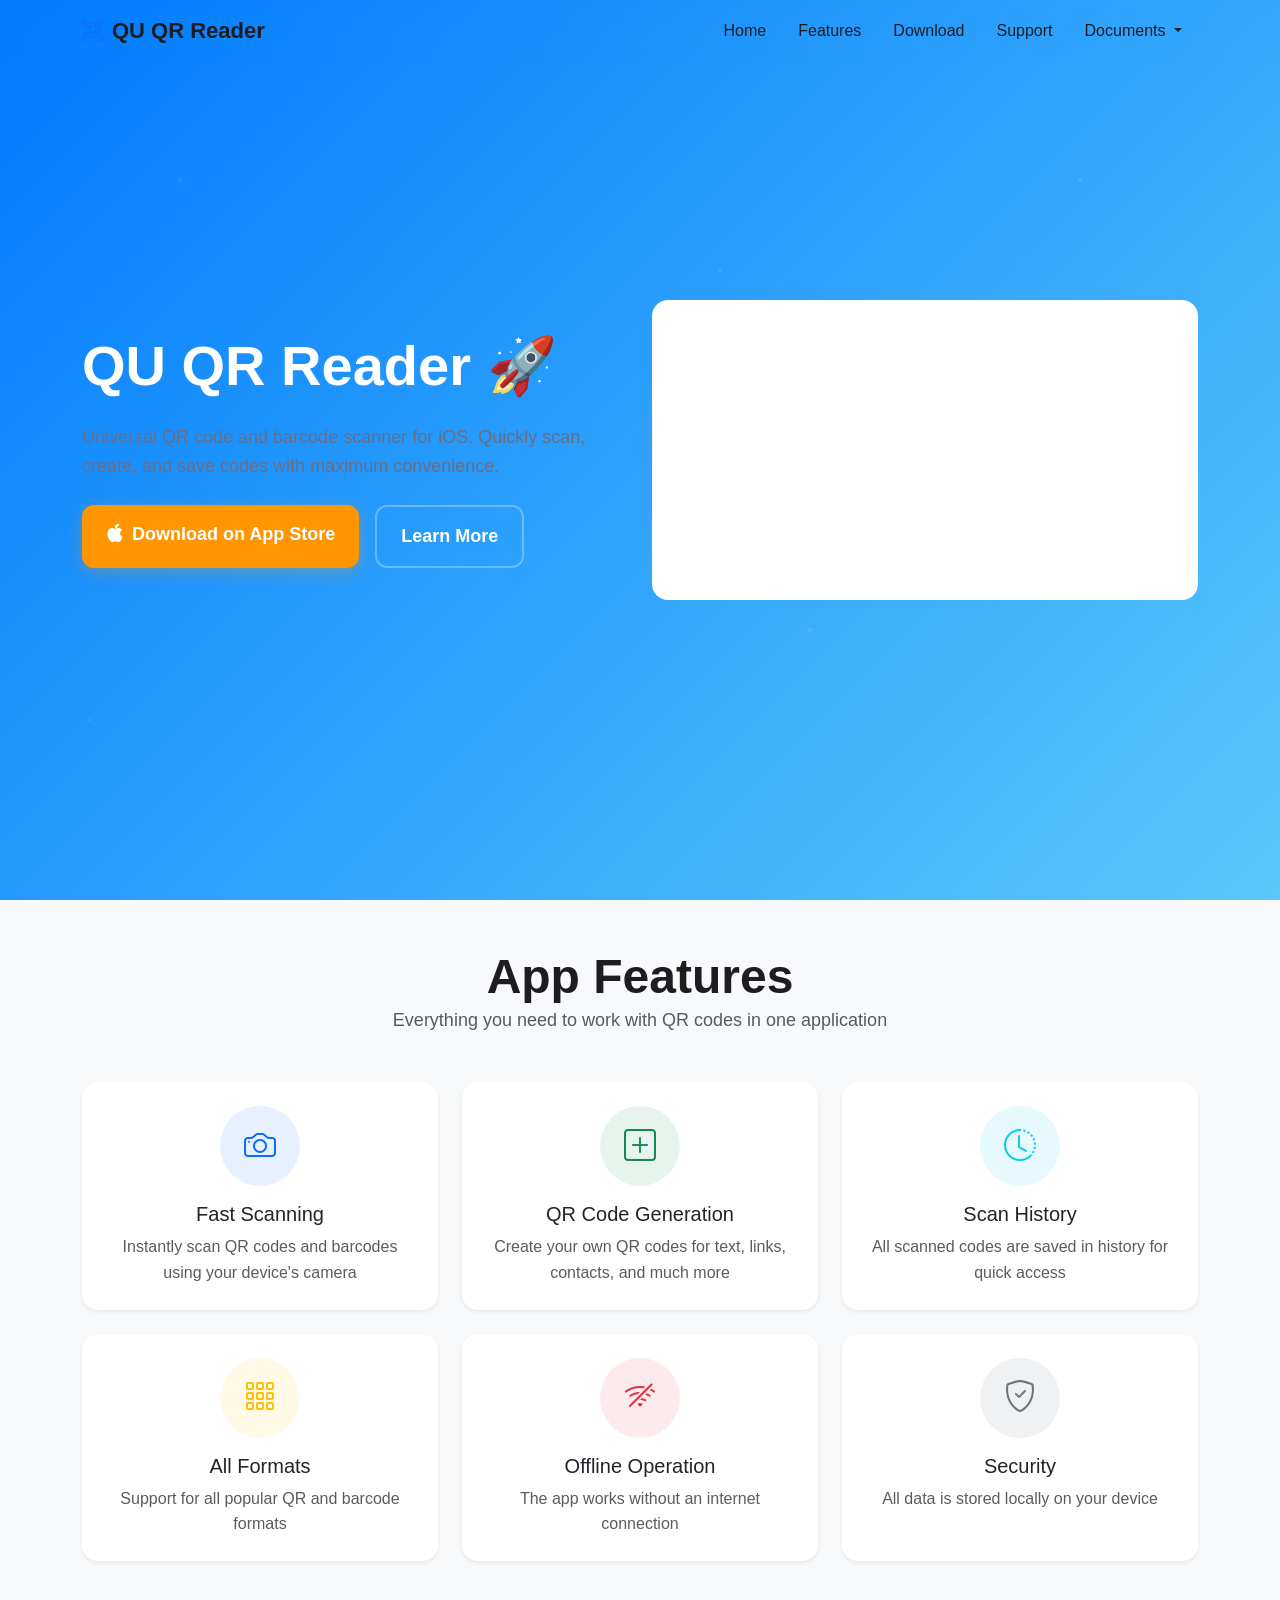
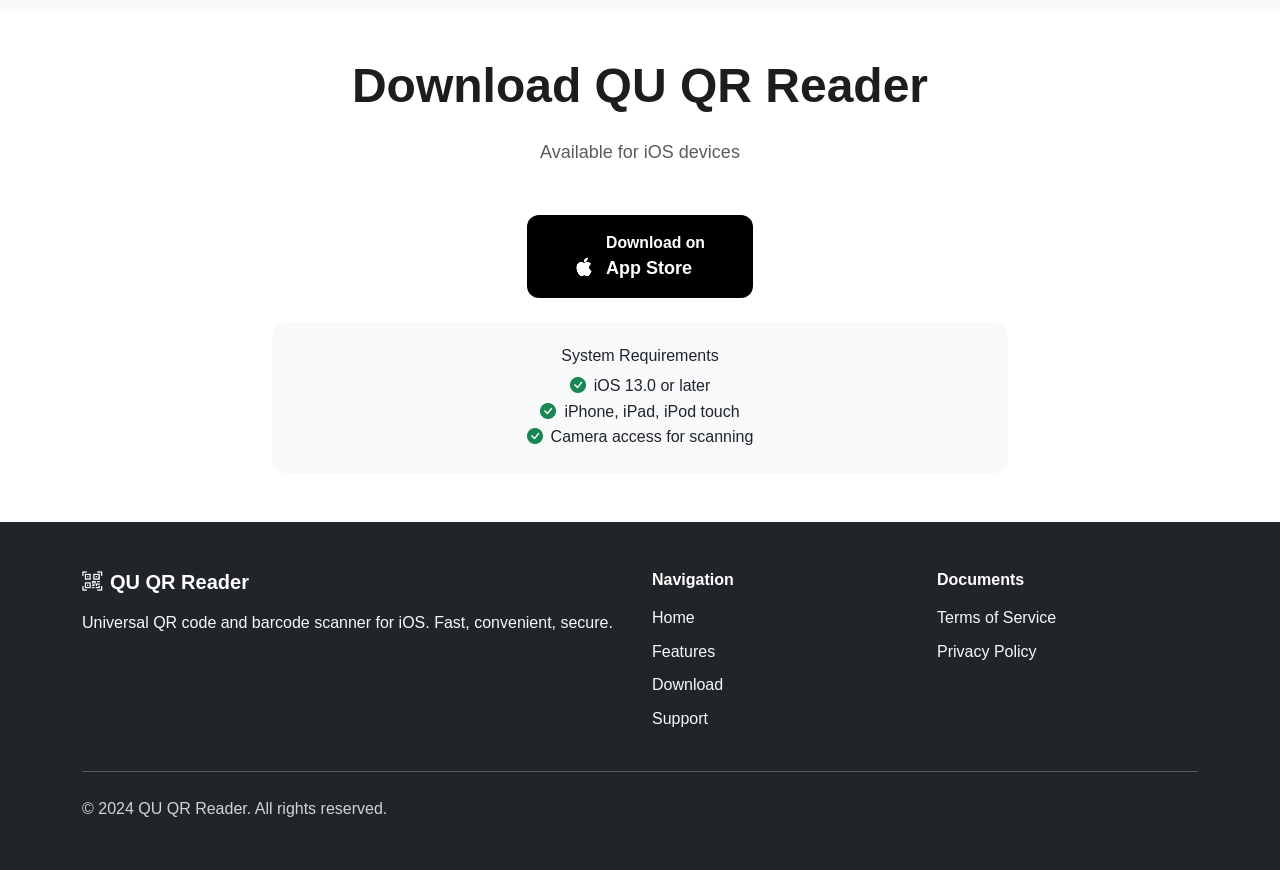
<file: index.html>
<!DOCTYPE html>
<html lang="en">
<head>
    <meta charset="UTF-8">
    <meta name="viewport" content="width=device-width, initial-scale=1.0">
    <meta name="description" content="QU QR Reader - Fast and convenient QR code and barcode scanner for iOS">
    <meta name="keywords" content="QR code, scanner, barcode, iOS, mobile app">
    <title>QU QR Reader - Universal QR Code and Barcode Scanner</title>
    
    <!-- Bootstrap 5.3 CSS -->
    <link href="https://cdn.jsdelivr.net/npm/bootstrap@5.3.0/dist/css/bootstrap.min.css" rel="stylesheet">
    
    <!-- Bootstrap Icons -->
    <link rel="stylesheet" href="https://cdn.jsdelivr.net/npm/bootstrap-icons@1.10.0/font/bootstrap-icons.css">
    
    <!-- Custom CSS -->
    <link href="assets/css/style.css" rel="stylesheet">
    
    <!-- Favicon -->
    <link rel="icon" href="assets/images/app-icon.png" type="image/png">
</head>
<body>
    <!-- Navigation -->
    <nav class="navbar navbar-expand-lg navbar-light bg-white fixed-top shadow-sm">
        <div class="container">
            <a class="navbar-brand fw-bold" href="#home">
                <i class="bi bi-qr-code-scan text-primary me-2"></i>QU QR Reader
            </a>
            
            <button class="navbar-toggler" type="button" data-bs-toggle="collapse" data-bs-target="#navbarNav">
                <span class="navbar-toggler-icon"></span>
            </button>
            
            <div class="collapse navbar-collapse" id="navbarNav">
                <ul class="navbar-nav ms-auto">
                    <li class="nav-item">
                        <a class="nav-link" href="#home">Home</a>
                    </li>
                    <li class="nav-item">
                        <a class="nav-link" href="#features">Features</a>
                    </li>
                    <li class="nav-item">
                        <a class="nav-link" href="#download">Download</a>
                    </li>
                    <li class="nav-item">
                        <a class="nav-link" href="support.html">Support</a>
                    </li>
                    <li class="nav-item dropdown">
                        <a class="nav-link dropdown-toggle" href="#" role="button" data-bs-toggle="dropdown">
                            Documents
                        </a>
                        <ul class="dropdown-menu">
                            <li><a class="dropdown-item" href="terms.html">Terms of Service</a></li>
                            <li><a class="dropdown-item" href="privacy.html">Privacy Policy</a></li>
                        </ul>
                    </li>
                </ul>
            </div>
        </div>
    </nav>

    <!-- Hero Section -->
    <section id="home" class="hero-section bg-gradient-primary text-white">
        <div class="container">
            <div class="row align-items-center min-vh-100">
                <div class="col-lg-6">
                    <h1 class="display-4 fw-bold mb-4">
                        QU QR Reader
                        <span class="text-warning">🚀</span>
                    </h1>
                    <p class="lead mb-4">
                        Universal QR code and barcode scanner for iOS. 
                        Quickly scan, create, and save codes with maximum convenience.
                    </p>
                    <div class="d-flex flex-wrap gap-3">
                        <a href="#download" class="btn btn-warning btn-lg px-4">
                            <i class="bi bi-apple me-2"></i>Download on App Store
                        </a>
                        <a href="#features" class="btn btn-outline-light btn-lg px-4">
                            Learn More
                        </a>
                    </div>
                </div>
                <div class="col-lg-6 text-center">
                    <div class="hero-image-placeholder bg-white bg-opacity-20 rounded-4 p-5">
                        <i class="bi bi-phone display-1 text-white mb-3"></i>
                        <p class="text-white-50">App Screenshot</p>
                    </div>
                </div>
            </div>
        </div>
    </section>

    <!-- Features Section -->
    <section id="features" class="py-5 bg-light">
        <div class="container">
            <div class="text-center mb-5">
                <h2 class="display-5 fw-bold">App Features</h2>
                <p class="lead text-muted">Everything you need to work with QR codes in one application</p>
            </div>
            
            <div class="row g-4">
                <div class="col-md-6 col-lg-4">
                    <div class="card h-100 border-0 shadow-sm">
                        <div class="card-body text-center p-4">
                            <div class="feature-icon bg-primary bg-opacity-10 rounded-circle p-3 mb-3 mx-auto">
                                <i class="bi bi-camera text-primary fs-2"></i>
                            </div>
                            <h5 class="card-title">Fast Scanning</h5>
                            <p class="card-text text-muted">
                                Instantly scan QR codes and barcodes using your device's camera
                            </p>
                        </div>
                    </div>
                </div>
                
                <div class="col-md-6 col-lg-4">
                    <div class="card h-100 border-0 shadow-sm">
                        <div class="card-body text-center p-4">
                            <div class="feature-icon bg-success bg-opacity-10 rounded-circle p-3 mb-3 mx-auto">
                                <i class="bi bi-plus-square text-success fs-2"></i>
                            </div>
                            <h5 class="card-title">QR Code Generation</h5>
                            <p class="card-text text-muted">
                                Create your own QR codes for text, links, contacts, and much more
                            </p>
                        </div>
                    </div>
                </div>
                
                <div class="col-md-6 col-lg-4">
                    <div class="card h-100 border-0 shadow-sm">
                        <div class="card-body text-center p-4">
                            <div class="feature-icon bg-info bg-opacity-10 rounded-circle p-3 mb-3 mx-auto">
                                <i class="bi bi-clock-history text-info fs-2"></i>
                            </div>
                            <h5 class="card-title">Scan History</h5>
                            <p class="card-text text-muted">
                                All scanned codes are saved in history for quick access
                            </p>
                        </div>
                    </div>
                </div>
                
                <div class="col-md-6 col-lg-4">
                    <div class="card h-100 border-0 shadow-sm">
                        <div class="card-body text-center p-4">
                            <div class="feature-icon bg-warning bg-opacity-10 rounded-circle p-3 mb-3 mx-auto">
                                <i class="bi bi-grid-3x3-gap text-warning fs-2"></i>
                            </div>
                            <h5 class="card-title">All Formats</h5>
                            <p class="card-text text-muted">
                                Support for all popular QR and barcode formats
                            </p>
                        </div>
                    </div>
                </div>
                
                <div class="col-md-6 col-lg-4">
                    <div class="card h-100 border-0 shadow-sm">
                        <div class="card-body text-center p-4">
                            <div class="feature-icon bg-danger bg-opacity-10 rounded-circle p-3 mb-3 mx-auto">
                                <i class="bi bi-wifi-off text-danger fs-2"></i>
                            </div>
                            <h5 class="card-title">Offline Operation</h5>
                            <p class="card-text text-muted">
                                The app works without an internet connection
                            </p>
                        </div>
                    </div>
                </div>
                
                <div class="col-md-6 col-lg-4">
                    <div class="card h-100 border-0 shadow-sm">
                        <div class="card-body text-center p-4">
                            <div class="feature-icon bg-secondary bg-opacity-10 rounded-circle p-3 mb-3 mx-auto">
                                <i class="bi bi-shield-check text-secondary fs-2"></i>
                            </div>
                            <h5 class="card-title">Security</h5>
                            <p class="card-text text-muted">
                                All data is stored locally on your device
                            </p>
                        </div>
                    </div>
                </div>
            </div>
        </div>
    </section>

    <!-- Download Section -->
    <section id="download" class="py-5">
        <div class="container">
            <div class="text-center">
                <h2 class="display-5 fw-bold mb-4">Download QU QR Reader</h2>
                <p class="lead text-muted mb-5">Available for iOS devices</p>
                
                <div class="app-store-badge mb-4">
                    <a href="#" class="btn btn-dark btn-lg px-5 py-3">
                        <i class="bi bi-apple me-2"></i>
                        <div class="d-inline-block text-start">
                            <div class="small">Download on</div>
                            <div class="fw-bold">App Store</div>
                        </div>
                    </a>
                </div>
                
                <div class="row justify-content-center">
                    <div class="col-lg-8">
                        <div class="card border-0 bg-light">
                            <div class="card-body p-4">
                                <h6 class="card-title">System Requirements</h6>
                                <ul class="list-unstyled mb-0">
                                    <li><i class="bi bi-check-circle-fill text-success me-2"></i>iOS 13.0 or later</li>
                                    <li><i class="bi bi-check-circle-fill text-success me-2"></i>iPhone, iPad, iPod touch</li>
                                    <li><i class="bi bi-check-circle-fill text-success me-2"></i>Camera access for scanning</li>
                                </ul>
                            </div>
                        </div>
                    </div>
                </div>
            </div>
        </div>
    </section>

    <!-- Footer -->
    <footer class="bg-dark text-white py-5">
        <div class="container">
            <div class="row">
                <div class="col-lg-6">
                    <h5 class="mb-3">
                        <i class="bi bi-qr-code-scan me-2"></i>QU QR Reader
                    </h5>
                    <p class="text-light">
                        Universal QR code and barcode scanner for iOS. 
                        Fast, convenient, secure.
                    </p>
                </div>
                <div class="col-lg-3">
                    <h6 class="mb-3">Navigation</h6>
                    <ul class="list-unstyled">
                        <li class="mb-2"><a href="#home" class="text-light text-decoration-none">Home</a></li>
                        <li class="mb-2"><a href="#features" class="text-light text-decoration-none">Features</a></li>
                        <li class="mb-2"><a href="#download" class="text-light text-decoration-none">Download</a></li>
                        <li class="mb-2"><a href="support.html" class="text-light text-decoration-none">Support</a></li>
                    </ul>
                </div>
                <div class="col-lg-3">
                    <h6 class="mb-3">Documents</h6>
                    <ul class="list-unstyled">
                        <li class="mb-2"><a href="terms.html" class="text-light text-decoration-none">Terms of Service</a></li>
                        <li class="mb-2"><a href="privacy.html" class="text-light text-decoration-none">Privacy Policy</a></li>
                    </ul>
                </div>
            </div>
            <hr class="my-4">
            <div class="row align-items-center">
                <div class="col-md-6">
                    <p class="mb-0">&copy; 2024 QU QR Reader. All rights reserved.</p>
                </div>
                <div class="col-md-6 text-md-end">
                    <small class="text-muted">
                        Bundle ID: com.qr.code.reader.barcode.scaner
                    </small>
                </div>
            </div>
        </div>
    </footer>

    <!-- Bootstrap 5.3 JS -->
    <script src="https://cdn.jsdelivr.net/npm/bootstrap@5.3.0/dist/js/bootstrap.bundle.min.js"></script>
    
    <!-- Custom JS -->
    <script src="assets/js/main.js"></script>
</body>
</html>
</file>
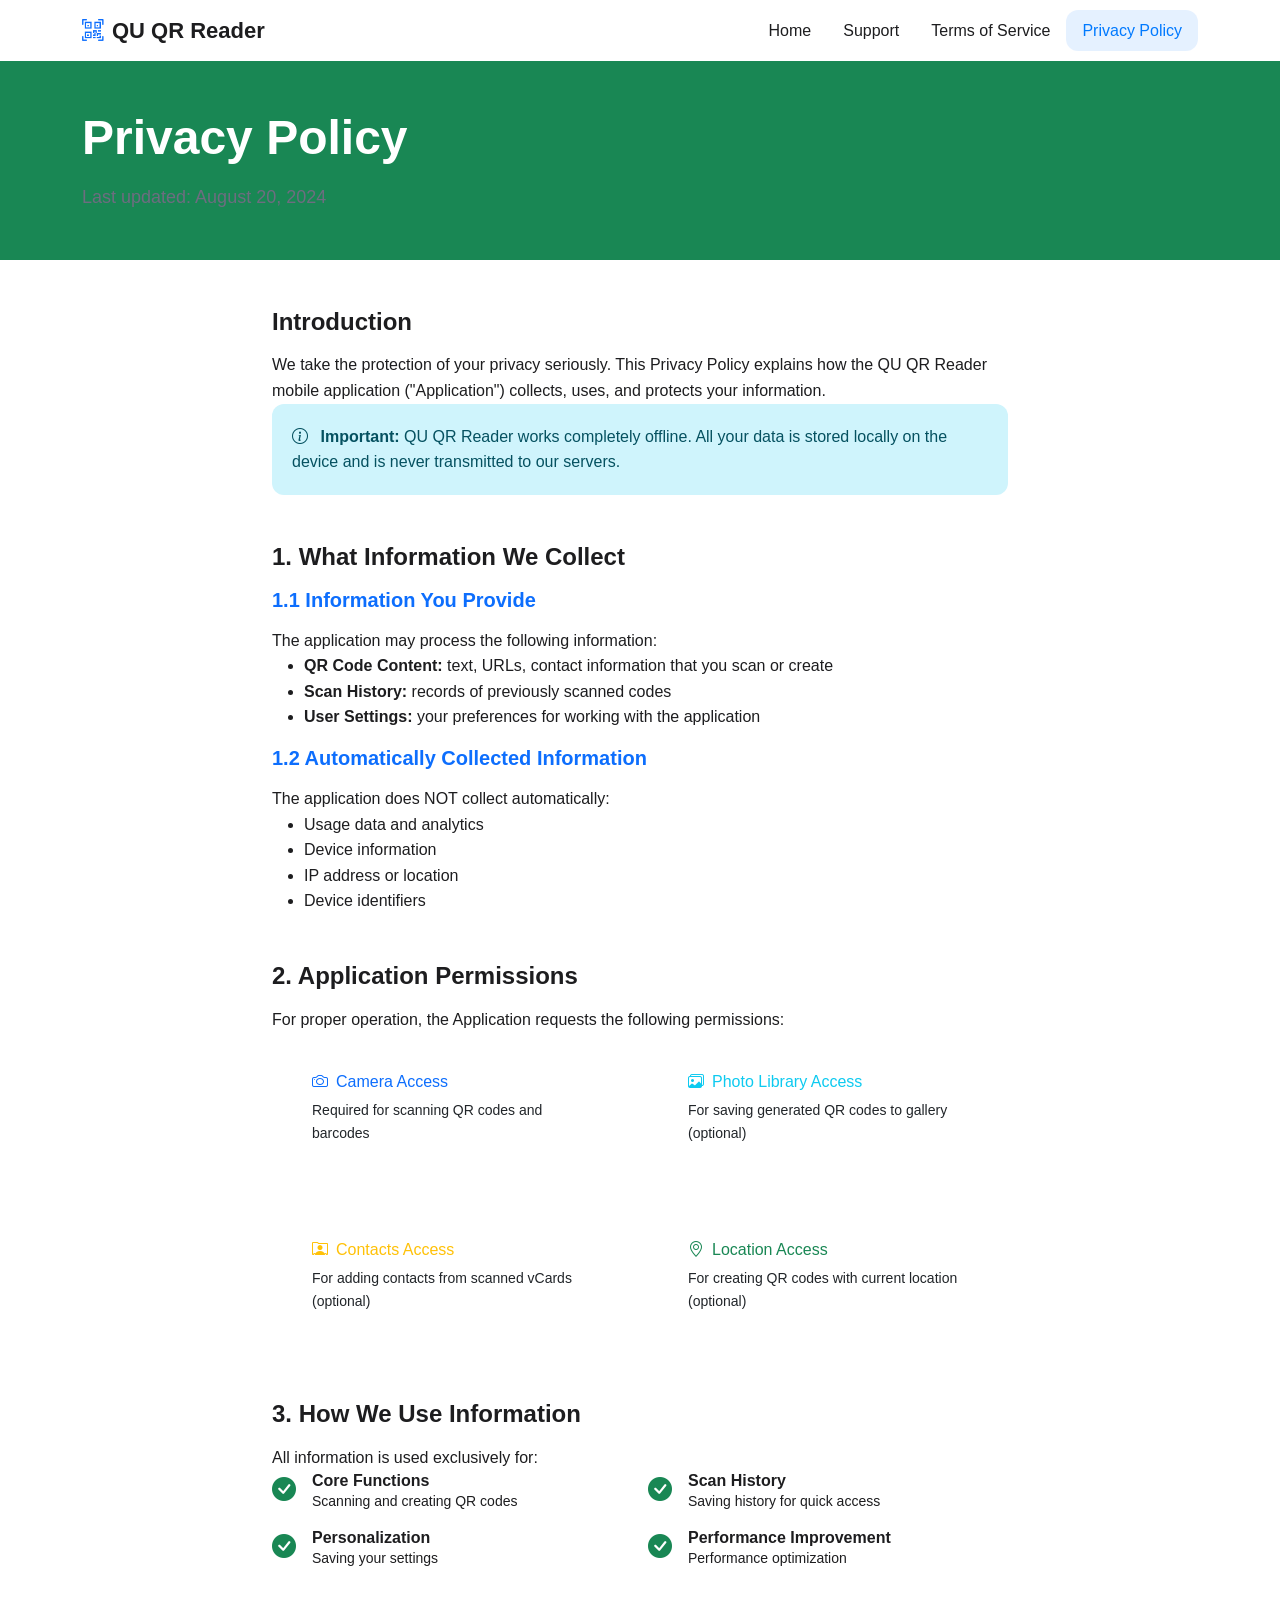
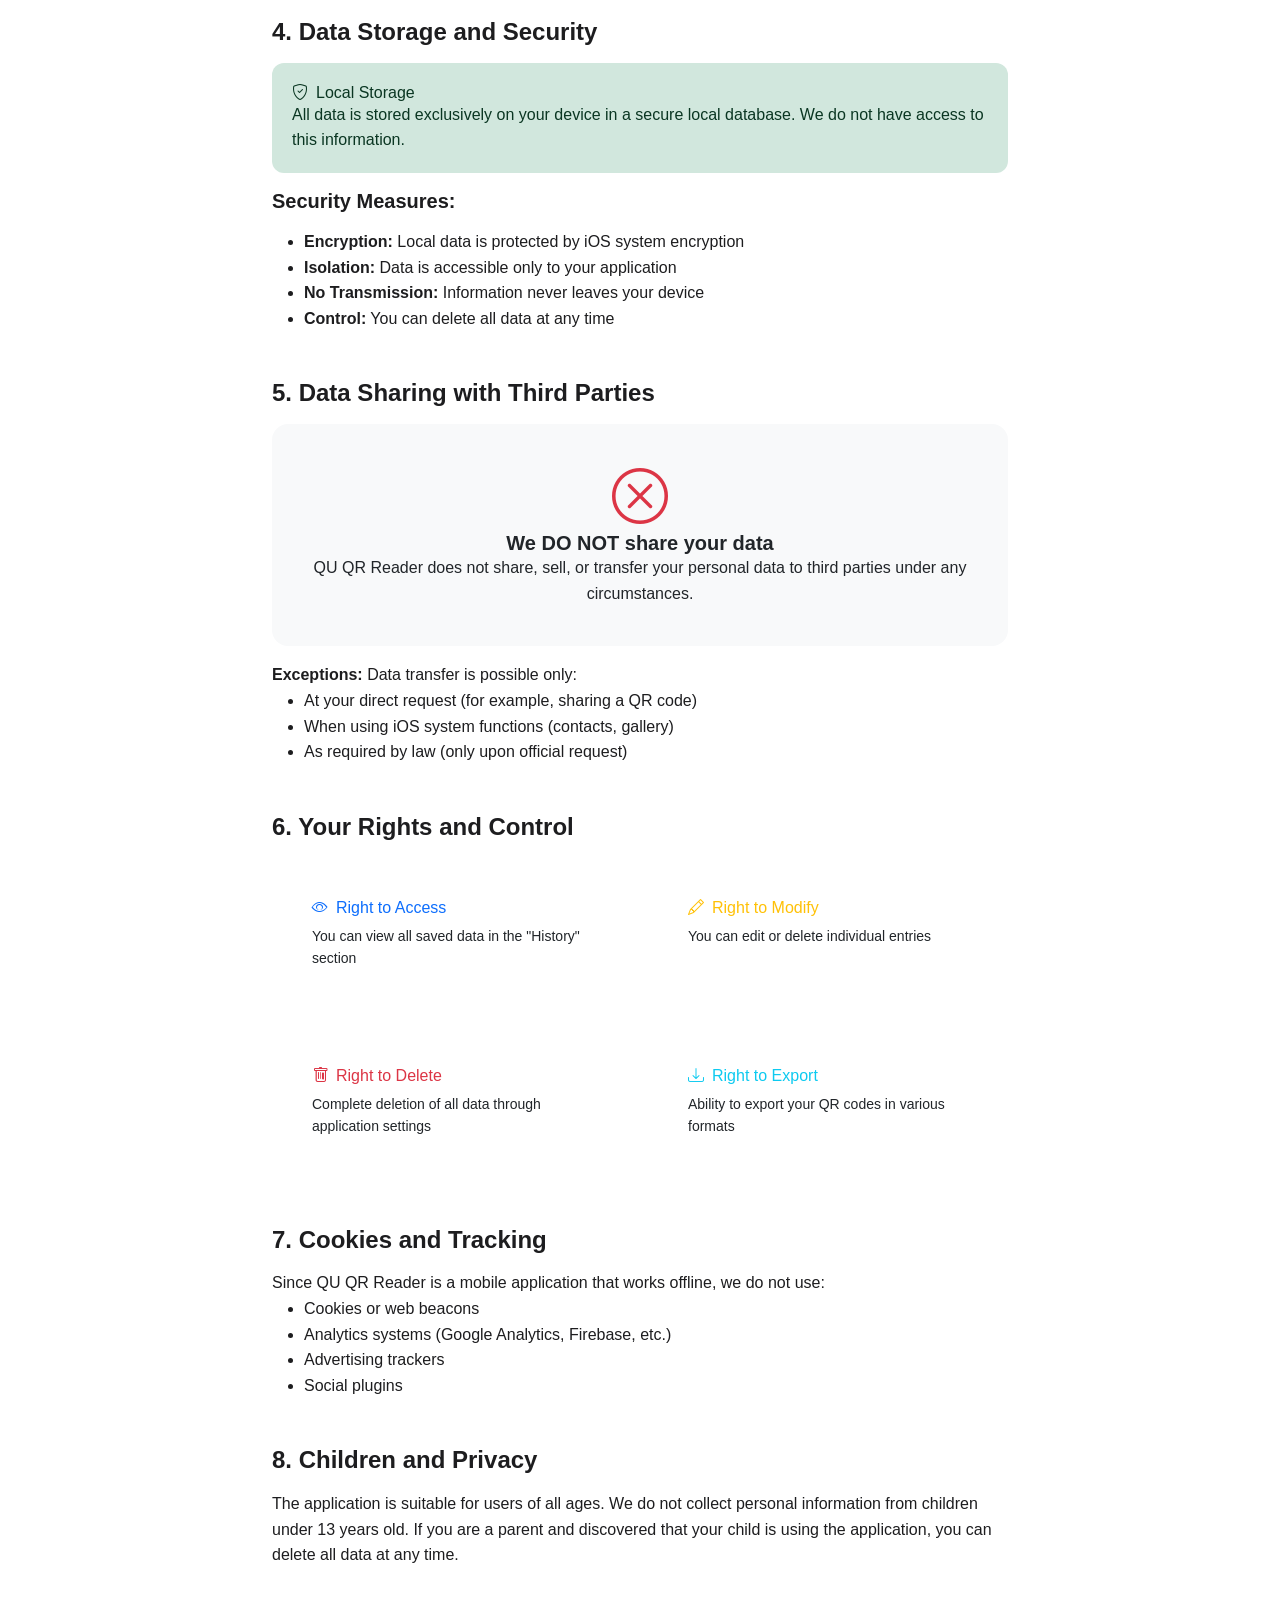
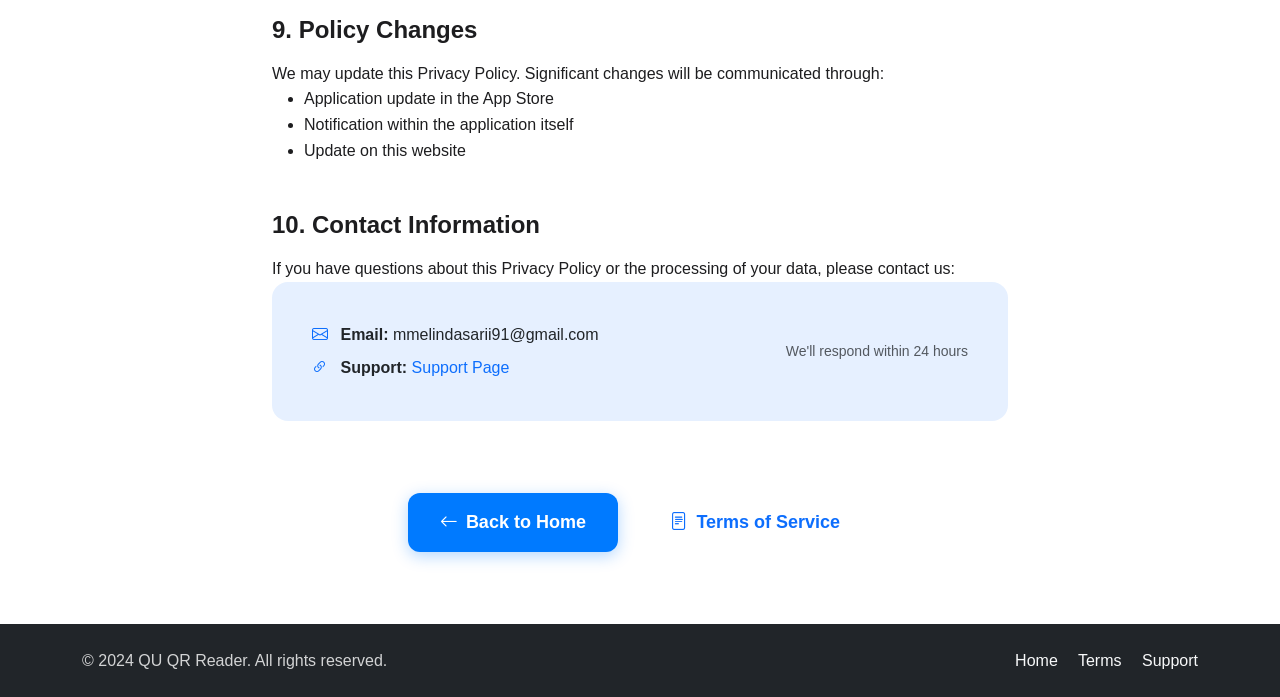
<file: privacy.html>
<!DOCTYPE html>
<html lang="en">
<head>
    <meta charset="UTF-8">
    <meta name="viewport" content="width=device-width, initial-scale=1.0">
    <meta name="description" content="Privacy Policy for QU QR Reader application">
    <title>Privacy Policy - QU QR Reader</title>
    
    <!-- Bootstrap 5.3 CSS -->
    <link href="https://cdn.jsdelivr.net/npm/bootstrap@5.3.0/dist/css/bootstrap.min.css" rel="stylesheet">
    
    <!-- Bootstrap Icons -->
    <link rel="stylesheet" href="https://cdn.jsdelivr.net/npm/bootstrap-icons@1.10.0/font/bootstrap-icons.css">
    
    <!-- Custom CSS -->
    <link href="assets/css/style.css" rel="stylesheet">
    
    <!-- Favicon -->
    <link rel="icon" href="assets/images/app-icon.png" type="image/png">
</head>
<body>
    <!-- Navigation -->
    <nav class="navbar navbar-expand-lg navbar-light bg-white shadow-sm">
        <div class="container">
            <a class="navbar-brand fw-bold" href="index.html">
                <i class="bi bi-qr-code-scan text-primary me-2"></i>QU QR Reader
            </a>
            
            <button class="navbar-toggler" type="button" data-bs-toggle="collapse" data-bs-target="#navbarNav">
                <span class="navbar-toggler-icon"></span>
            </button>
            
            <div class="collapse navbar-collapse" id="navbarNav">
                <ul class="navbar-nav ms-auto">
                    <li class="nav-item">
                        <a class="nav-link" href="index.html">Home</a>
                    </li>
                    <li class="nav-item">
                        <a class="nav-link" href="support.html">Support</a>
                    </li>
                    <li class="nav-item">
                        <a class="nav-link" href="terms.html">Terms of Service</a>
                    </li>
                    <li class="nav-item">
                        <a class="nav-link active" href="privacy.html">Privacy Policy</a>
                    </li>
                </ul>
            </div>
        </div>
    </nav>

    <!-- Header -->
    <section class="bg-success text-white py-5">
        <div class="container">
            <div class="row">
                <div class="col-lg-8">
                    <h1 class="display-5 fw-bold mb-3">Privacy Policy</h1>
                    <p class="lead mb-0">
                        Last updated: August 20, 2024
                    </p>
                </div>
            </div>
        </div>
    </section>

    <!-- Privacy Content -->
    <section class="py-5">
        <div class="container">
            <div class="row">
                <div class="col-lg-8 mx-auto">
                    
                    <div class="mb-5">
                        <h2 class="h4 fw-bold mb-3">Introduction</h2>
                        <p>
                            We take the protection of your privacy seriously. This Privacy 
                            Policy explains how the QU QR Reader mobile application 
                            ("Application") collects, uses, and protects your information.
                        </p>
                        <div class="alert alert-info">
                            <i class="bi bi-info-circle me-2"></i>
                            <strong>Important:</strong> QU QR Reader works completely offline. 
                            All your data is stored locally on the device and is never transmitted to our servers.
                        </div>
                    </div>

                    <div class="mb-5">
                        <h2 class="h4 fw-bold mb-3">1. What Information We Collect</h2>
                        
                        <h3 class="h5 fw-semibold mb-3 text-primary">1.1 Information You Provide</h3>
                        <p>The application may process the following information:</p>
                        <ul>
                            <li><strong>QR Code Content:</strong> text, URLs, contact information that you scan or create</li>
                            <li><strong>Scan History:</strong> records of previously scanned codes</li>
                            <li><strong>User Settings:</strong> your preferences for working with the application</li>
                        </ul>
                        
                        <h3 class="h5 fw-semibold mb-3 text-primary">1.2 Automatically Collected Information</h3>
                        <p>The application does NOT collect automatically:</p>
                        <ul>
                            <li>Usage data and analytics</li>
                            <li>Device information</li>
                            <li>IP address or location</li>
                            <li>Device identifiers</li>
                        </ul>
                    </div>

                    <div class="mb-5">
                        <h2 class="h4 fw-bold mb-3">2. Application Permissions</h2>
                        <p>For proper operation, the Application requests the following permissions:</p>
                        
                        <div class="row g-3">
                            <div class="col-md-6">
                                <div class="card border-primary h-100">
                                    <div class="card-body">
                                        <h6 class="card-title text-primary">
                                            <i class="bi bi-camera me-2"></i>Camera Access
                                        </h6>
                                        <p class="card-text small">
                                            Required for scanning QR codes and barcodes
                                        </p>
                                    </div>
                                </div>
                            </div>
                            <div class="col-md-6">
                                <div class="card border-info h-100">
                                    <div class="card-body">
                                        <h6 class="card-title text-info">
                                            <i class="bi bi-images me-2"></i>Photo Library Access
                                        </h6>
                                        <p class="card-text small">
                                            For saving generated QR codes to gallery (optional)
                                        </p>
                                    </div>
                                </div>
                            </div>
                            <div class="col-md-6">
                                <div class="card border-warning h-100">
                                    <div class="card-body">
                                        <h6 class="card-title text-warning">
                                            <i class="bi bi-person-rolodex me-2"></i>Contacts Access
                                        </h6>
                                        <p class="card-text small">
                                            For adding contacts from scanned vCards (optional)
                                        </p>
                                    </div>
                                </div>
                            </div>
                            <div class="col-md-6">
                                <div class="card border-success h-100">
                                    <div class="card-body">
                                        <h6 class="card-title text-success">
                                            <i class="bi bi-geo-alt me-2"></i>Location Access
                                        </h6>
                                        <p class="card-text small">
                                            For creating QR codes with current location (optional)
                                        </p>
                                    </div>
                                </div>
                            </div>
                        </div>
                    </div>

                    <div class="mb-5">
                        <h2 class="h4 fw-bold mb-3">3. How We Use Information</h2>
                        <p>All information is used exclusively for:</p>
                        <div class="row g-3">
                            <div class="col-lg-6">
                                <div class="d-flex align-items-start">
                                    <div class="flex-shrink-0">
                                        <i class="bi bi-check-circle-fill text-success fs-4"></i>
                                    </div>
                                    <div class="flex-grow-1 ms-3">
                                        <h6 class="fw-semibold">Core Functions</h6>
                                        <p class="small mb-0">Scanning and creating QR codes</p>
                                    </div>
                                </div>
                            </div>
                            <div class="col-lg-6">
                                <div class="d-flex align-items-start">
                                    <div class="flex-shrink-0">
                                        <i class="bi bi-check-circle-fill text-success fs-4"></i>
                                    </div>
                                    <div class="flex-grow-1 ms-3">
                                        <h6 class="fw-semibold">Scan History</h6>
                                        <p class="small mb-0">Saving history for quick access</p>
                                    </div>
                                </div>
                            </div>
                            <div class="col-lg-6">
                                <div class="d-flex align-items-start">
                                    <div class="flex-shrink-0">
                                        <i class="bi bi-check-circle-fill text-success fs-4"></i>
                                    </div>
                                    <div class="flex-grow-1 ms-3">
                                        <h6 class="fw-semibold">Personalization</h6>
                                        <p class="small mb-0">Saving your settings</p>
                                    </div>
                                </div>
                            </div>
                            <div class="col-lg-6">
                                <div class="d-flex align-items-start">
                                    <div class="flex-shrink-0">
                                        <i class="bi bi-check-circle-fill text-success fs-4"></i>
                                    </div>
                                    <div class="flex-grow-1 ms-3">
                                        <h6 class="fw-semibold">Performance Improvement</h6>
                                        <p class="small mb-0">Performance optimization</p>
                                    </div>
                                </div>
                            </div>
                        </div>
                    </div>

                    <div class="mb-5">
                        <h2 class="h4 fw-bold mb-3">4. Data Storage and Security</h2>
                        
                        <div class="alert alert-success">
                            <h6 class="alert-heading">
                                <i class="bi bi-shield-check me-2"></i>Local Storage
                            </h6>
                            <p class="mb-0">
                                All data is stored exclusively on your device in a secure 
                                local database. We do not have access to this information.
                            </p>
                        </div>

                        <h3 class="h5 fw-semibold mb-3">Security Measures:</h3>
                        <ul>
                            <li><strong>Encryption:</strong> Local data is protected by iOS system encryption</li>
                            <li><strong>Isolation:</strong> Data is accessible only to your application</li>
                            <li><strong>No Transmission:</strong> Information never leaves your device</li>
                            <li><strong>Control:</strong> You can delete all data at any time</li>
                        </ul>
                    </div>

                    <div class="mb-5">
                        <h2 class="h4 fw-bold mb-3">5. Data Sharing with Third Parties</h2>
                        
                        <div class="card bg-light border-0">
                            <div class="card-body text-center">
                                <i class="bi bi-x-circle text-danger display-4 mb-3"></i>
                                <h5 class="fw-bold">We DO NOT share your data</h5>
                                <p class="mb-0">
                                    QU QR Reader does not share, sell, or transfer your personal 
                                    data to third parties under any circumstances.
                                </p>
                            </div>
                        </div>
                        
                        <p class="mt-3">
                            <strong>Exceptions:</strong> Data transfer is possible only:
                        </p>
                        <ul>
                            <li>At your direct request (for example, sharing a QR code)</li>
                            <li>When using iOS system functions (contacts, gallery)</li>
                            <li>As required by law (only upon official request)</li>
                        </ul>
                    </div>

                    <div class="mb-5">
                        <h2 class="h4 fw-bold mb-3">6. Your Rights and Control</h2>
                        
                        <div class="row g-3">
                            <div class="col-md-6">
                                <div class="card h-100 border-primary">
                                    <div class="card-body">
                                        <h6 class="card-title text-primary">
                                            <i class="bi bi-eye me-2"></i>Right to Access
                                        </h6>
                                        <p class="card-text small">
                                            You can view all saved data in the "History" section
                                        </p>
                                    </div>
                                </div>
                            </div>
                            <div class="col-md-6">
                                <div class="card h-100 border-warning">
                                    <div class="card-body">
                                        <h6 class="card-title text-warning">
                                            <i class="bi bi-pencil me-2"></i>Right to Modify
                                        </h6>
                                        <p class="card-text small">
                                            You can edit or delete individual entries
                                        </p>
                                    </div>
                                </div>
                            </div>
                            <div class="col-md-6">
                                <div class="card h-100 border-danger">
                                    <div class="card-body">
                                        <h6 class="card-title text-danger">
                                            <i class="bi bi-trash me-2"></i>Right to Delete
                                        </h6>
                                        <p class="card-text small">
                                            Complete deletion of all data through application settings
                                        </p>
                                    </div>
                                </div>
                            </div>
                            <div class="col-md-6">
                                <div class="card h-100 border-info">
                                    <div class="card-body">
                                        <h6 class="card-title text-info">
                                            <i class="bi bi-download me-2"></i>Right to Export
                                        </h6>
                                        <p class="card-text small">
                                            Ability to export your QR codes in various formats
                                        </p>
                                    </div>
                                </div>
                            </div>
                        </div>
                    </div>

                    <div class="mb-5">
                        <h2 class="h4 fw-bold mb-3">7. Cookies and Tracking</h2>
                        <p>
                            Since QU QR Reader is a mobile application that works offline, 
                            we do not use:
                        </p>
                        <ul>
                            <li>Cookies or web beacons</li>
                            <li>Analytics systems (Google Analytics, Firebase, etc.)</li>
                            <li>Advertising trackers</li>
                            <li>Social plugins</li>
                        </ul>
                    </div>

                    <div class="mb-5">
                        <h2 class="h4 fw-bold mb-3">8. Children and Privacy</h2>
                        <p>
                            The application is suitable for users of all ages. We do not collect 
                            personal information from children under 13 years old. If you are 
                            a parent and discovered that your child is using the application, 
                            you can delete all data at any time.
                        </p>
                    </div>

                    <div class="mb-5">
                        <h2 class="h4 fw-bold mb-3">9. Policy Changes</h2>
                        <p>
                            We may update this Privacy Policy. Significant 
                            changes will be communicated through:
                        </p>
                        <ul>
                            <li>Application update in the App Store</li>
                            <li>Notification within the application itself</li>
                            <li>Update on this website</li>
                        </ul>
                    </div>

                    <div class="mb-5">
                        <h2 class="h4 fw-bold mb-3">10. Contact Information</h2>
                        <p>
                            If you have questions about this Privacy Policy or 
                            the processing of your data, please contact us:
                        </p>
                        
                        <div class="card bg-primary bg-opacity-10 border-primary">
                            <div class="card-body">
                                <div class="row align-items-center">
                                    <div class="col-md-8">
                                        <p class="mb-2">
                                            <i class="bi bi-envelope text-primary me-2"></i>
                                            <strong>Email:</strong> mmelindasarii91@gmail.com
                                        </p>
                                        <p class="mb-0">
                                            <i class="bi bi-link-45deg text-primary me-2"></i>
                                            <strong>Support:</strong> 
                                            <a href="support.html" class="text-primary text-decoration-none">
                                                Support Page
                                            </a>
                                        </p>
                                    </div>
                                    <div class="col-md-4 text-md-end">
                                        <small class="text-muted">
                                            We'll respond within 24 hours
                                        </small>
                                    </div>
                                </div>
                            </div>
                        </div>
                    </div>

                    <div class="text-center py-4">
                        <a href="index.html" class="btn btn-primary btn-lg me-3">
                            <i class="bi bi-arrow-left me-2"></i>Back to Home
                        </a>
                        <a href="terms.html" class="btn btn-outline-primary btn-lg">
                            <i class="bi bi-file-text me-2"></i>Terms of Service
                        </a>
                    </div>

                </div>
            </div>
        </div>
    </section>

    <!-- Footer -->
    <footer class="bg-dark text-white py-4">
        <div class="container">
            <div class="row align-items-center">
                <div class="col-md-6">
                    <p class="mb-0">&copy; 2024 QU QR Reader. All rights reserved.</p>
                </div>
                <div class="col-md-6 text-md-end">
                    <a href="index.html" class="text-light text-decoration-none me-3">Home</a>
                    <a href="terms.html" class="text-light text-decoration-none me-3">Terms</a>
                    <a href="support.html" class="text-light text-decoration-none">Support</a>
                </div>
            </div>
        </div>
    </footer>

    <!-- Bootstrap 5.3 JS -->
    <script src="https://cdn.jsdelivr.net/npm/bootstrap@5.3.0/dist/js/bootstrap.bundle.min.js"></script>
    
    <!-- Custom JS -->
    <script src="assets/js/main.js"></script>
</body>
</html>
</file>
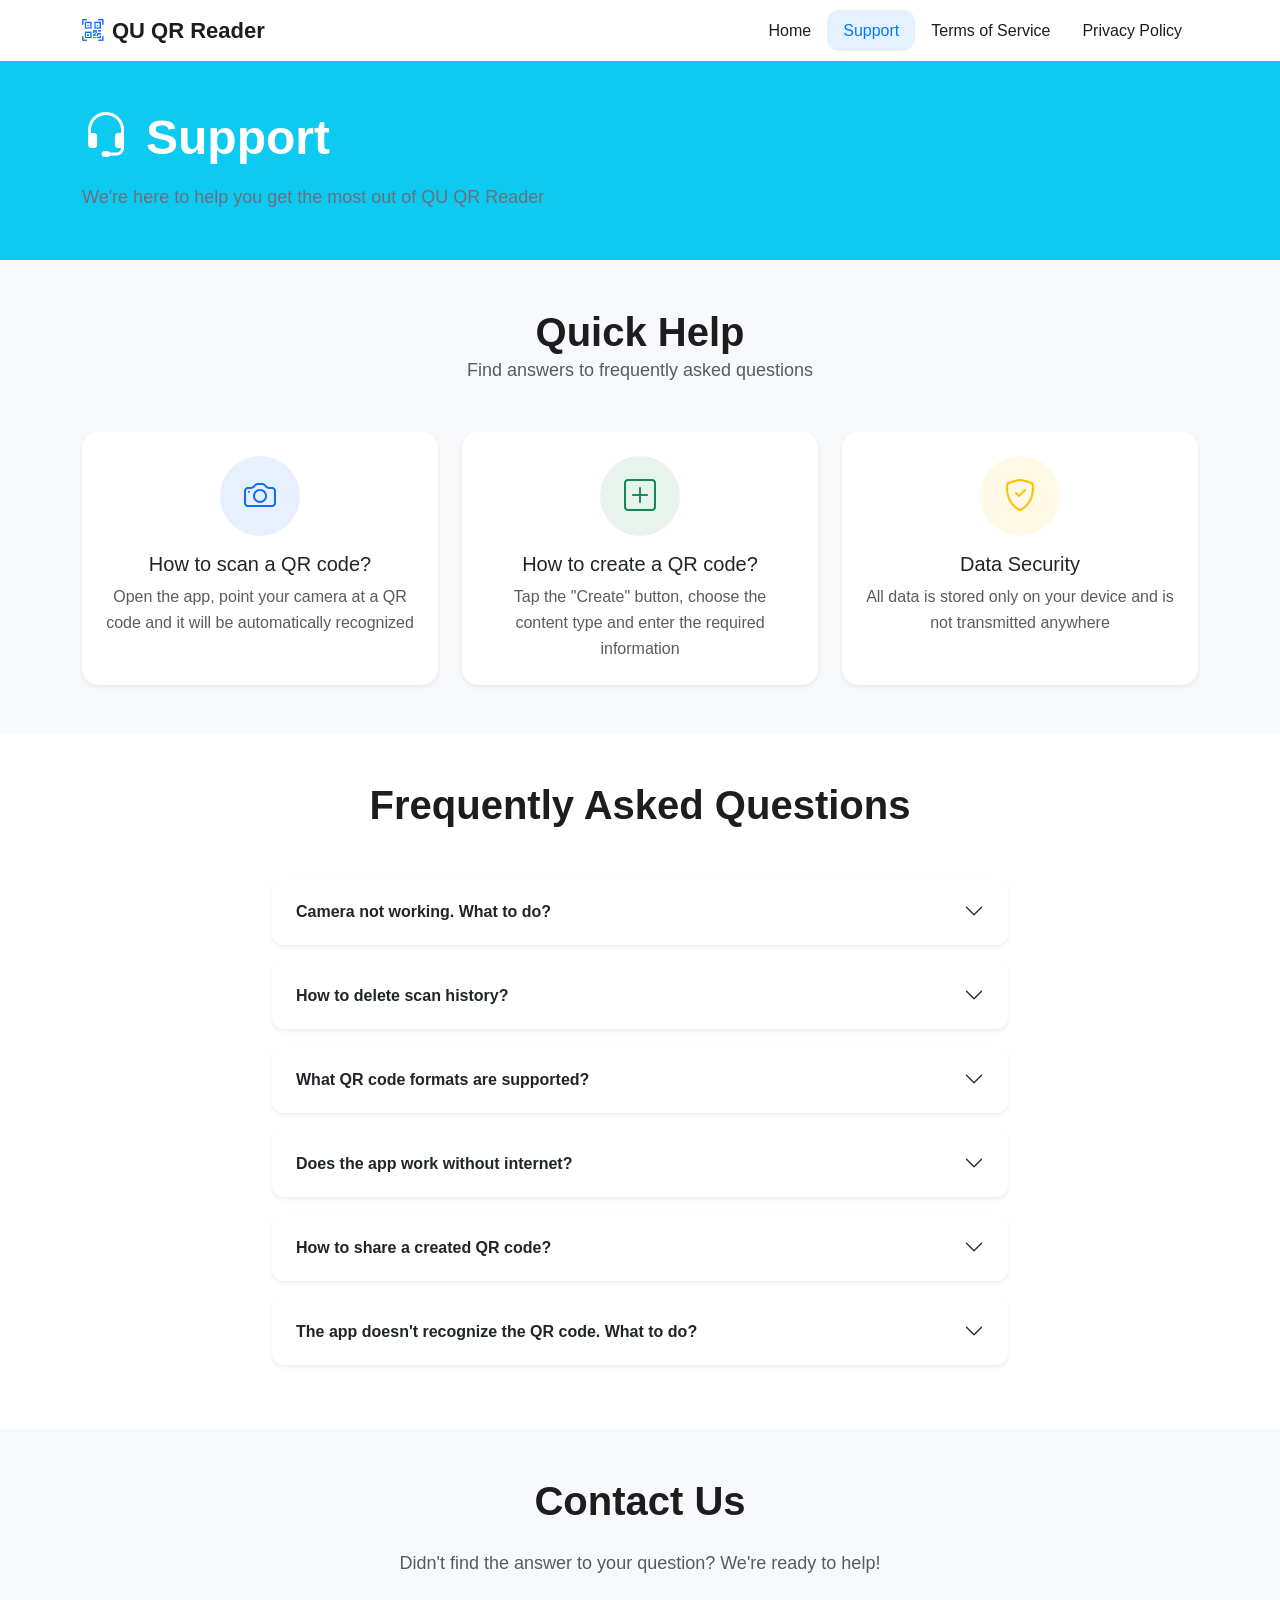
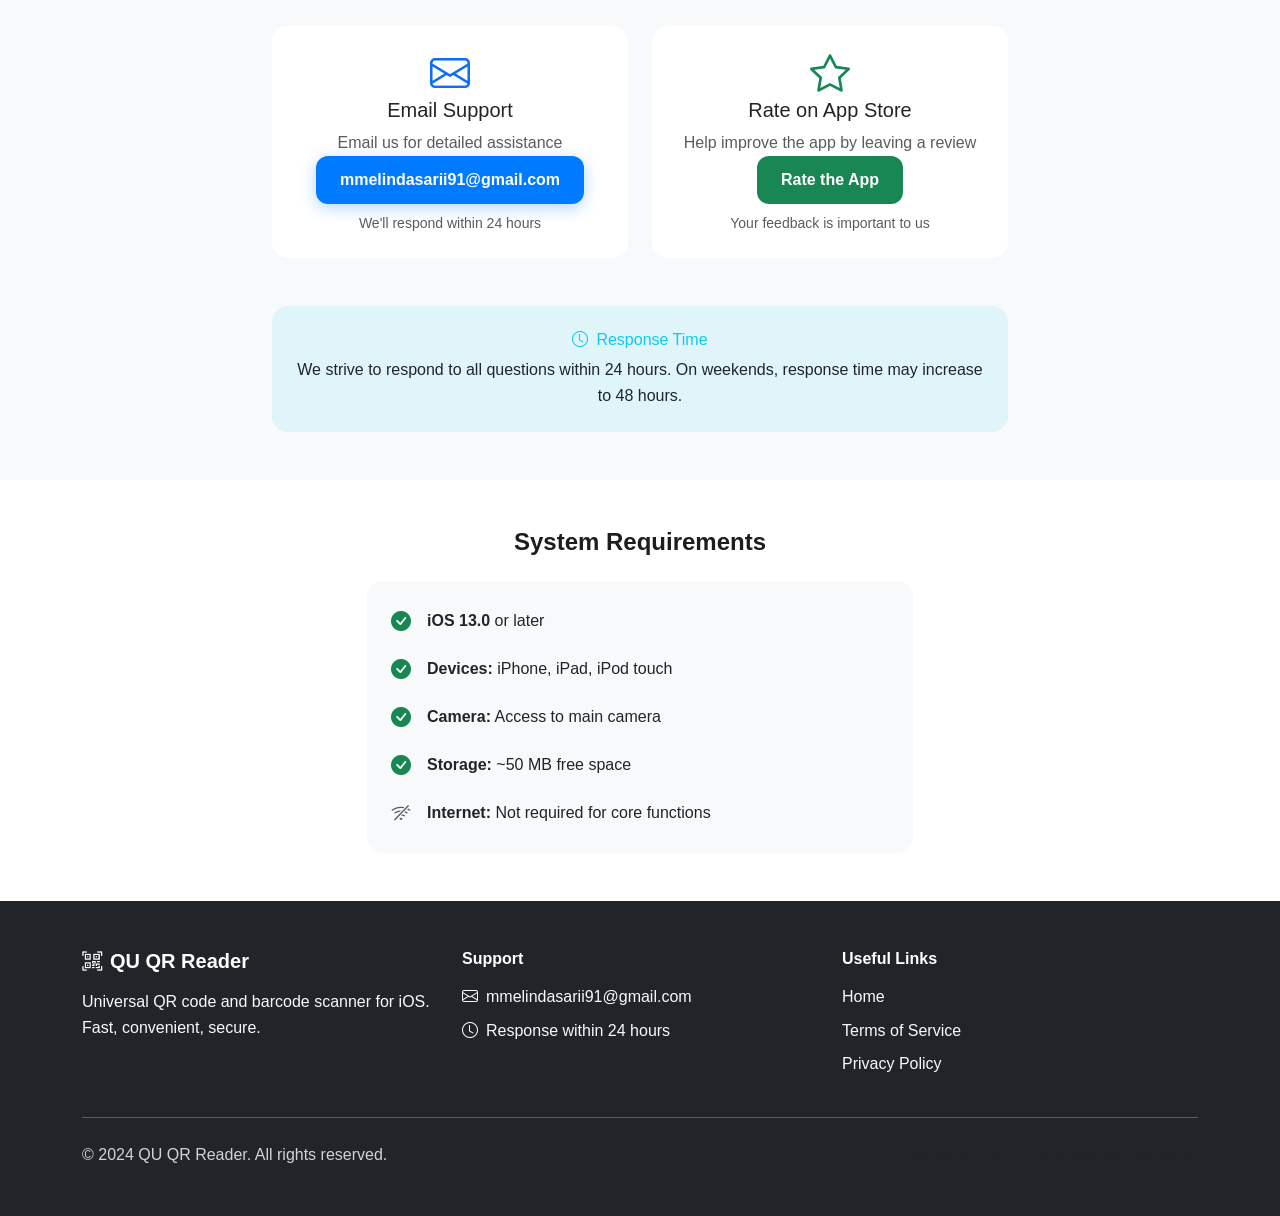
<file: support.html>
<!DOCTYPE html>
<html lang="en">
<head>
    <meta charset="UTF-8">
    <meta name="viewport" content="width=device-width, initial-scale=1.0">
    <meta name="description" content="Support and help for QU QR Reader application">
    <title>Support - QU QR Reader</title>
    
    <!-- Bootstrap 5.3 CSS -->
    <link href="https://cdn.jsdelivr.net/npm/bootstrap@5.3.0/dist/css/bootstrap.min.css" rel="stylesheet">
    
    <!-- Bootstrap Icons -->
    <link rel="stylesheet" href="https://cdn.jsdelivr.net/npm/bootstrap-icons@1.10.0/font/bootstrap-icons.css">
    
    <!-- Custom CSS -->
    <link href="assets/css/style.css" rel="stylesheet">
    
    <!-- Favicon -->
    <link rel="icon" href="assets/images/app-icon.png" type="image/png">
</head>
<body>
    <!-- Navigation -->
    <nav class="navbar navbar-expand-lg navbar-light bg-white shadow-sm">
        <div class="container">
            <a class="navbar-brand fw-bold" href="index.html">
                <i class="bi bi-qr-code-scan text-primary me-2"></i>QU QR Reader
            </a>
            
            <button class="navbar-toggler" type="button" data-bs-toggle="collapse" data-bs-target="#navbarNav">
                <span class="navbar-toggler-icon"></span>
            </button>
            
            <div class="collapse navbar-collapse" id="navbarNav">
                <ul class="navbar-nav ms-auto">
                    <li class="nav-item">
                        <a class="nav-link" href="index.html">Home</a>
                    </li>
                    <li class="nav-item">
                        <a class="nav-link active" href="support.html">Support</a>
                    </li>
                    <li class="nav-item">
                        <a class="nav-link" href="terms.html">Terms of Service</a>
                    </li>
                    <li class="nav-item">
                        <a class="nav-link" href="privacy.html">Privacy Policy</a>
                    </li>
                </ul>
            </div>
        </div>
    </nav>

    <!-- Header -->
    <section class="bg-info text-white py-5">
        <div class="container">
            <div class="row">
                <div class="col-lg-8">
                    <h1 class="display-5 fw-bold mb-3">
                        <i class="bi bi-headset me-3"></i>Support
                    </h1>
                    <p class="lead mb-0">
                        We're here to help you get the most out of QU QR Reader
                    </p>
                </div>
            </div>
        </div>
    </section>

    <!-- Quick Help -->
    <section class="py-5 bg-light">
        <div class="container">
            <div class="text-center mb-5">
                <h2 class="display-6 fw-bold">Quick Help</h2>
                <p class="lead text-muted">Find answers to frequently asked questions</p>
            </div>
            
            <div class="row g-4">
                <div class="col-lg-4">
                    <div class="card h-100 border-0 shadow-sm">
                        <div class="card-body text-center p-4">
                            <div class="help-icon bg-primary bg-opacity-10 rounded-circle p-3 mb-3 mx-auto">
                                <i class="bi bi-camera text-primary fs-2"></i>
                            </div>
                            <h5 class="card-title">How to scan a QR code?</h5>
                            <p class="card-text text-muted">
                                Open the app, point your camera at a QR code and it will be automatically recognized
                            </p>
                        </div>
                    </div>
                </div>
                
                <div class="col-lg-4">
                    <div class="card h-100 border-0 shadow-sm">
                        <div class="card-body text-center p-4">
                            <div class="help-icon bg-success bg-opacity-10 rounded-circle p-3 mb-3 mx-auto">
                                <i class="bi bi-plus-square text-success fs-2"></i>
                            </div>
                            <h5 class="card-title">How to create a QR code?</h5>
                            <p class="card-text text-muted">
                                Tap the "Create" button, choose the content type and enter the required information
                            </p>
                        </div>
                    </div>
                </div>
                
                <div class="col-lg-4">
                    <div class="card h-100 border-0 shadow-sm">
                        <div class="card-body text-center p-4">
                            <div class="help-icon bg-warning bg-opacity-10 rounded-circle p-3 mb-3 mx-auto">
                                <i class="bi bi-shield-check text-warning fs-2"></i>
                            </div>
                            <h5 class="card-title">Data Security</h5>
                            <p class="card-text text-muted">
                                All data is stored only on your device and is not transmitted anywhere
                            </p>
                        </div>
                    </div>
                </div>
            </div>
        </div>
    </section>

    <!-- FAQ Section -->
    <section class="py-5">
        <div class="container">
            <div class="row">
                <div class="col-lg-8 mx-auto">
                    <h2 class="display-6 fw-bold text-center mb-5">Frequently Asked Questions</h2>
                    
                    <div class="accordion" id="faqAccordion">
                        <!-- FAQ 1 -->
                        <div class="accordion-item mb-3 border-0 shadow-sm">
                            <h3 class="accordion-header">
                                <button class="accordion-button collapsed" type="button" data-bs-toggle="collapse" 
                                        data-bs-target="#faq1">
                                    Camera not working. What to do?
                                </button>
                            </h3>
                            <div id="faq1" class="accordion-collapse collapse" data-bs-parent="#faqAccordion">
                                <div class="accordion-body">
                                    <p><strong>Check permissions:</strong></p>
                                    <ol>
                                        <li>Open iOS Settings</li>
                                        <li>Find QU QR Reader</li>
                                        <li>Make sure camera access is allowed</li>
                                        <li>Restart the application</li>
                                    </ol>
                                    <p>If the problem persists, try restarting your device.</p>
                                </div>
                            </div>
                        </div>

                        <!-- FAQ 2 -->
                        <div class="accordion-item mb-3 border-0 shadow-sm">
                            <h3 class="accordion-header">
                                <button class="accordion-button collapsed" type="button" data-bs-toggle="collapse" 
                                        data-bs-target="#faq2">
                                    How to delete scan history?
                                </button>
                            </h3>
                            <div id="faq2" class="accordion-collapse collapse" data-bs-parent="#faqAccordion">
                                <div class="accordion-body">
                                    <p><strong>Deleting individual entries:</strong></p>
                                    <ul>
                                        <li>Open the "History" section</li>
                                        <li>Swipe left on an entry</li>
                                        <li>Tap "Delete"</li>
                                    </ul>
                                    <p><strong>Clearing all history:</strong></p>
                                    <ul>
                                        <li>Go to Application Settings</li>
                                        <li>Tap "Clear all history"</li>
                                        <li>Confirm the action</li>
                                    </ul>
                                </div>
                            </div>
                        </div>

                        <!-- FAQ 3 -->
                        <div class="accordion-item mb-3 border-0 shadow-sm">
                            <h3 class="accordion-header">
                                <button class="accordion-button collapsed" type="button" data-bs-toggle="collapse" 
                                        data-bs-target="#faq3">
                                    What QR code formats are supported?
                                </button>
                            </h3>
                            <div id="faq3" class="accordion-collapse collapse" data-bs-parent="#faqAccordion">
                                <div class="accordion-body">
                                    <p><strong>QU QR Reader supports:</strong></p>
                                    <div class="row">
                                        <div class="col-md-6">
                                            <h6 class="fw-semibold">QR Codes:</h6>
                                            <ul>
                                                <li>Plain text</li>
                                                <li>URL links</li>
                                                <li>Contacts (vCard)</li>
                                                <li>Wi-Fi settings</li>
                                                <li>Calendar events</li>
                                                <li>Geolocation</li>
                                            </ul>
                                        </div>
                                        <div class="col-md-6">
                                            <h6 class="fw-semibold">Barcodes:</h6>
                                            <ul>
                                                <li>EAN-13</li>
                                                <li>EAN-8</li>
                                                <li>UPC-A</li>
                                                <li>Code 128</li>
                                                <li>Code 39</li>
                                                <li>ITF</li>
                                            </ul>
                                        </div>
                                    </div>
                                </div>
                            </div>
                        </div>

                        <!-- FAQ 4 -->
                        <div class="accordion-item mb-3 border-0 shadow-sm">
                            <h3 class="accordion-header">
                                <button class="accordion-button collapsed" type="button" data-bs-toggle="collapse" 
                                        data-bs-target="#faq4">
                                    Does the app work without internet?
                                </button>
                            </h3>
                            <div id="faq4" class="accordion-collapse collapse" data-bs-parent="#faqAccordion">
                                <div class="accordion-body">
                                    <p><strong>Yes, completely offline!</strong></p>
                                    <p>QU QR Reader does not require an internet connection for:</p>
                                    <ul>
                                        <li>Scanning QR codes and barcodes</li>
                                        <li>Creating new QR codes</li>
                                        <li>Viewing scan history</li>
                                        <li>Saving data</li>
                                    </ul>
                                    <p class="text-muted">
                                        <i class="bi bi-info-circle me-2"></i>
                                        Internet is only required for opening URL links from scanned codes.
                                    </p>
                                </div>
                            </div>
                        </div>

                        <!-- FAQ 5 -->
                        <div class="accordion-item mb-3 border-0 shadow-sm">
                            <h3 class="accordion-header">
                                <button class="accordion-button collapsed" type="button" data-bs-toggle="collapse" 
                                        data-bs-target="#faq5">
                                    How to share a created QR code?
                                </button>
                            </h3>
                            <div id="faq5" class="accordion-collapse collapse" data-bs-parent="#faqAccordion">
                                <div class="accordion-body">
                                    <p><strong>After creating a QR code:</strong></p>
                                    <ol>
                                        <li>Tap the "Share" button under the code</li>
                                        <li>Choose the sharing method:
                                            <ul>
                                                <li>Save to photo gallery</li>
                                                <li>Send by email</li>
                                                <li>Share in messenger</li>
                                                <li>Post to social media</li>
                                            </ul>
                                        </li>
                                    </ol>
                                    <p class="text-success">
                                        <i class="bi bi-check-circle me-2"></i>
                                        You can also find all created codes in the "History" section.
                                    </p>
                                </div>
                            </div>
                        </div>

                        <!-- FAQ 6 -->
                        <div class="accordion-item mb-3 border-0 shadow-sm">
                            <h3 class="accordion-header">
                                <button class="accordion-button collapsed" type="button" data-bs-toggle="collapse" 
                                        data-bs-target="#faq6">
                                    The app doesn't recognize the QR code. What to do?
                                </button>
                            </h3>
                            <div id="faq6" class="accordion-collapse collapse" data-bs-parent="#faqAccordion">
                                <div class="accordion-body">
                                    <p><strong>Try the following:</strong></p>
                                    <ul>
                                        <li><strong>Lighting:</strong> Make sure the code is well lit</li>
                                        <li><strong>Distance:</strong> Try moving closer or farther away</li>
                                        <li><strong>Angle:</strong> Hold the device perpendicular to the code</li>
                                        <li><strong>Stability:</strong> Keep the device steady</li>
                                        <li><strong>Code quality:</strong> Check if the code is damaged</li>
                                    </ul>
                                    <p class="text-info">
                                        <i class="bi bi-lightbulb me-2"></i>
                                        Turn on the flashlight in the app for better lighting.
                                    </p>
                                </div>
                            </div>
                        </div>
                    </div>
                </div>
            </div>
        </div>
    </section>

    <!-- Contact Section -->
    <section class="py-5 bg-light">
        <div class="container">
            <div class="row">
                <div class="col-lg-8 mx-auto text-center">
                    <h2 class="display-6 fw-bold mb-4">Contact Us</h2>
                    <p class="lead text-muted mb-5">
                        Didn't find the answer to your question? We're ready to help!
                    </p>
                    
                    <div class="row g-4">
                        <div class="col-md-6">
                            <div class="card h-100 border-primary">
                                <div class="card-body text-center p-4">
                                    <i class="bi bi-envelope text-primary display-6 mb-3"></i>
                                    <h5 class="card-title">Email Support</h5>
                                    <p class="card-text text-muted">
                                        Email us for detailed assistance
                                    </p>
                                    <a href="mailto:mmelindasarii91@gmail.com" class="btn btn-primary">
                                        mmelindasarii91@gmail.com
                                    </a>
                                    <p class="small text-muted mt-2 mb-0">
                                        We'll respond within 24 hours
                                    </p>
                                </div>
                            </div>
                        </div>
                        
                        <div class="col-md-6">
                            <div class="card h-100 border-success">
                                <div class="card-body text-center p-4">
                                    <i class="bi bi-star text-success display-6 mb-3"></i>
                                    <h5 class="card-title">Rate on App Store</h5>
                                    <p class="card-text text-muted">
                                        Help improve the app by leaving a review
                                    </p>
                                    <a href="#" class="btn btn-success">
                                        Rate the App
                                    </a>
                                    <p class="small text-muted mt-2 mb-0">
                                        Your feedback is important to us
                                    </p>
                                </div>
                            </div>
                        </div>
                    </div>
                    
                    <div class="mt-5">
                        <div class="card bg-info bg-opacity-10 border-info">
                            <div class="card-body p-4">
                                <h6 class="card-title text-info">
                                    <i class="bi bi-clock me-2"></i>Response Time
                                </h6>
                                <p class="card-text mb-0">
                                    We strive to respond to all questions within 24 hours. 
                                    On weekends, response time may increase to 48 hours.
                                </p>
                            </div>
                        </div>
                    </div>
                </div>
            </div>
        </div>
    </section>

    <!-- System Requirements -->
    <section class="py-5">
        <div class="container">
            <div class="row">
                <div class="col-lg-6 mx-auto">
                    <h2 class="h4 fw-bold text-center mb-4">System Requirements</h2>
                    
                    <div class="card border-0 bg-light">
                        <div class="card-body p-4">
                            <ul class="list-unstyled mb-0">
                                <li class="d-flex align-items-center mb-3">
                                    <i class="bi bi-check-circle-fill text-success me-3 fs-5"></i>
                                    <div>
                                        <strong>iOS 13.0</strong> or later
                                    </div>
                                </li>
                                <li class="d-flex align-items-center mb-3">
                                    <i class="bi bi-check-circle-fill text-success me-3 fs-5"></i>
                                    <div>
                                        <strong>Devices:</strong> iPhone, iPad, iPod touch
                                    </div>
                                </li>
                                <li class="d-flex align-items-center mb-3">
                                    <i class="bi bi-check-circle-fill text-success me-3 fs-5"></i>
                                    <div>
                                        <strong>Camera:</strong> Access to main camera
                                    </div>
                                </li>
                                <li class="d-flex align-items-center mb-3">
                                    <i class="bi bi-check-circle-fill text-success me-3 fs-5"></i>
                                    <div>
                                        <strong>Storage:</strong> ~50 MB free space
                                    </div>
                                </li>
                                <li class="d-flex align-items-center mb-0">
                                    <i class="bi bi-wifi-off text-muted me-3 fs-5"></i>
                                    <div>
                                        <strong>Internet:</strong> Not required for core functions
                                    </div>
                                </li>
                            </ul>
                        </div>
                    </div>
                </div>
            </div>
        </div>
    </section>

    <!-- Footer -->
    <footer class="bg-dark text-white py-5">
        <div class="container">
            <div class="row">
                <div class="col-lg-4">
                    <h5 class="mb-3">
                        <i class="bi bi-qr-code-scan me-2"></i>QU QR Reader
                    </h5>
                    <p class="text-light mb-4">
                        Universal QR code and barcode scanner for iOS. 
                        Fast, convenient, secure.
                    </p>
                </div>
                <div class="col-lg-4">
                    <h6 class="mb-3">Support</h6>
                    <ul class="list-unstyled">
                        <li class="mb-2">
                            <a href="mailto:mmelindasarii91@gmail.com" class="text-light text-decoration-none">
                                <i class="bi bi-envelope me-2"></i>mmelindasarii91@gmail.com
                            </a>
                        </li>
                        <li class="mb-2">
                            <span class="text-light">
                                <i class="bi bi-clock me-2"></i>Response within 24 hours
                            </span>
                        </li>
                    </ul>
                </div>
                <div class="col-lg-4">
                    <h6 class="mb-3">Useful Links</h6>
                    <ul class="list-unstyled">
                        <li class="mb-2">
                            <a href="index.html" class="text-light text-decoration-none">Home</a>
                        </li>
                        <li class="mb-2">
                            <a href="terms.html" class="text-light text-decoration-none">Terms of Service</a>
                        </li>
                        <li class="mb-2">
                            <a href="privacy.html" class="text-light text-decoration-none">Privacy Policy</a>
                        </li>
                    </ul>
                </div>
            </div>
            <hr class="my-4">
            <div class="row align-items-center">
                <div class="col-md-6">
                    <p class="mb-0">&copy; 2024 QU QR Reader. All rights reserved.</p>
                </div>
                <div class="col-md-6 text-md-end">
                    <small class="text-muted">
                        Bundle ID: com.qr.code.reader.barcode.scaner
                    </small>
                </div>
            </div>
        </div>
    </footer>

    <!-- Bootstrap 5.3 JS -->
    <script src="https://cdn.jsdelivr.net/npm/bootstrap@5.3.0/dist/js/bootstrap.bundle.min.js"></script>
    
    <!-- Custom JS -->
    <script src="assets/js/main.js"></script>
</body>
</html>
</file>
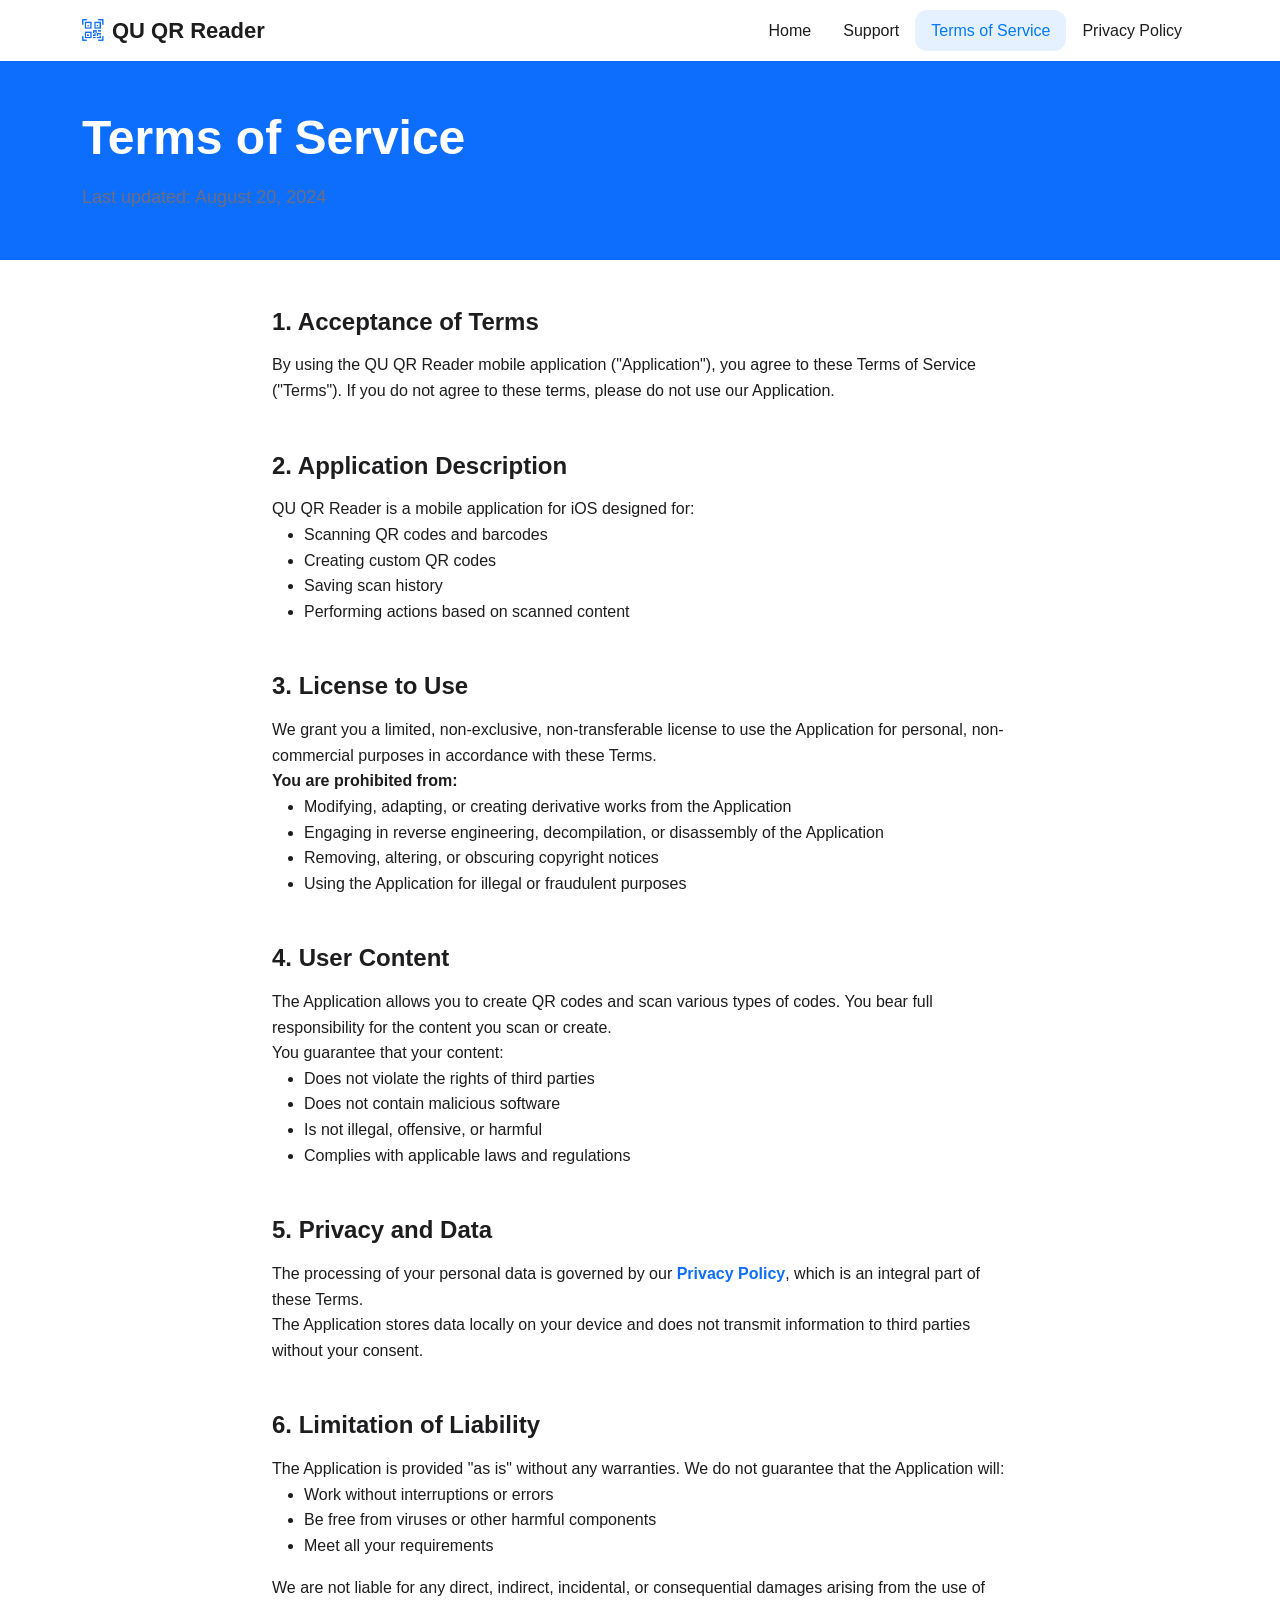
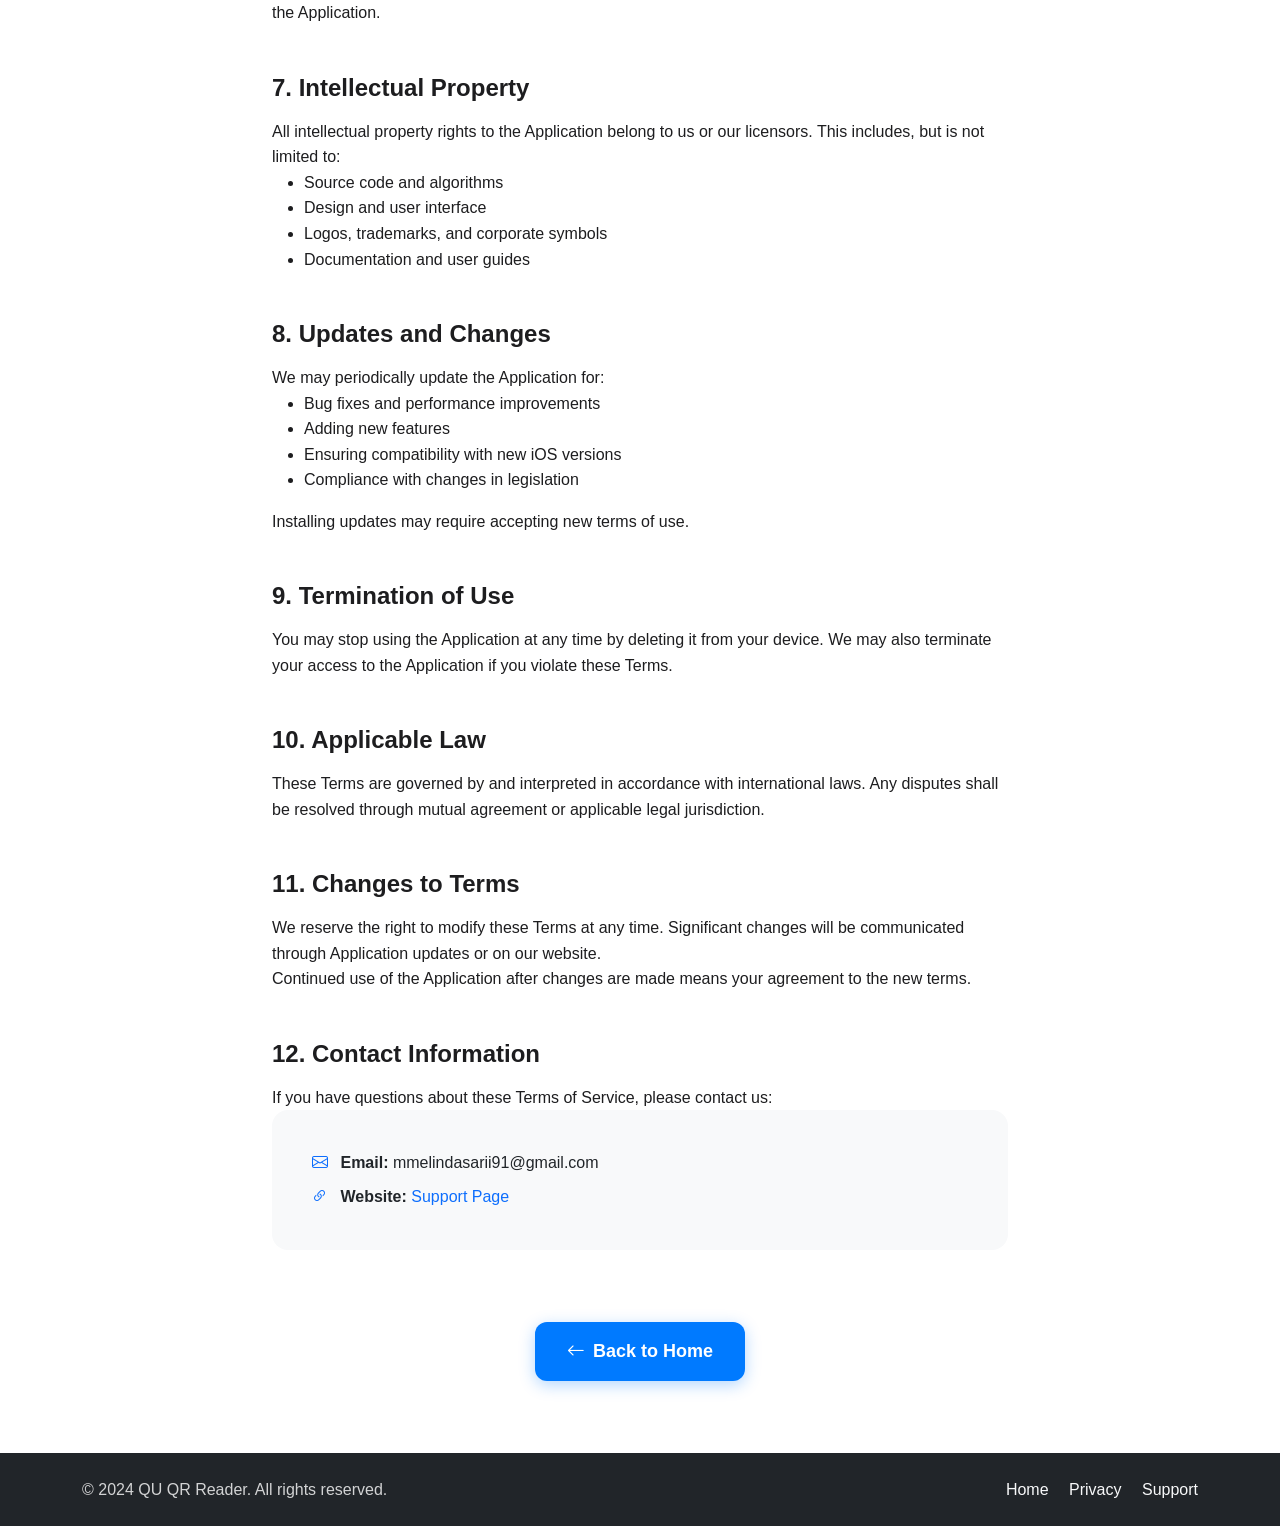
<file: terms.html>
<!DOCTYPE html>
<html lang="en">
<head>
    <meta charset="UTF-8">
    <meta name="viewport" content="width=device-width, initial-scale=1.0">
    <meta name="description" content="Terms of Service for QU QR Reader application">
    <title>Terms of Service - QU QR Reader</title>
    
    <!-- Bootstrap 5.3 CSS -->
    <link href="https://cdn.jsdelivr.net/npm/bootstrap@5.3.0/dist/css/bootstrap.min.css" rel="stylesheet">
    
    <!-- Bootstrap Icons -->
    <link rel="stylesheet" href="https://cdn.jsdelivr.net/npm/bootstrap-icons@1.10.0/font/bootstrap-icons.css">
    
    <!-- Custom CSS -->
    <link href="assets/css/style.css" rel="stylesheet">
    
    <!-- Favicon -->
    <link rel="icon" href="assets/images/app-icon.png" type="image/png">
</head>
<body>
    <!-- Navigation -->
    <nav class="navbar navbar-expand-lg navbar-light bg-white shadow-sm">
        <div class="container">
            <a class="navbar-brand fw-bold" href="index.html">
                <i class="bi bi-qr-code-scan text-primary me-2"></i>QU QR Reader
            </a>
            
            <button class="navbar-toggler" type="button" data-bs-toggle="collapse" data-bs-target="#navbarNav">
                <span class="navbar-toggler-icon"></span>
            </button>
            
            <div class="collapse navbar-collapse" id="navbarNav">
                <ul class="navbar-nav ms-auto">
                    <li class="nav-item">
                        <a class="nav-link" href="index.html">Home</a>
                    </li>
                    <li class="nav-item">
                        <a class="nav-link" href="support.html">Support</a>
                    </li>
                    <li class="nav-item">
                        <a class="nav-link active" href="terms.html">Terms of Service</a>
                    </li>
                    <li class="nav-item">
                        <a class="nav-link" href="privacy.html">Privacy Policy</a>
                    </li>
                </ul>
            </div>
        </div>
    </nav>

    <!-- Header -->
    <section class="bg-primary text-white py-5">
        <div class="container">
            <div class="row">
                <div class="col-lg-8">
                    <h1 class="display-5 fw-bold mb-3">Terms of Service</h1>
                    <p class="lead mb-0">
                        Last updated: August 20, 2024
                    </p>
                </div>
            </div>
        </div>
    </section>

    <!-- Terms Content -->
    <section class="py-5">
        <div class="container">
            <div class="row">
                <div class="col-lg-8 mx-auto">
                    
                    <div class="mb-5">
                        <h2 class="h4 fw-bold mb-3">1. Acceptance of Terms</h2>
                        <p>
                            By using the QU QR Reader mobile application ("Application"), you agree to these 
                            Terms of Service ("Terms"). If you do not agree to these terms, 
                            please do not use our Application.
                        </p>
                    </div>

                    <div class="mb-5">
                        <h2 class="h4 fw-bold mb-3">2. Application Description</h2>
                        <p>
                            QU QR Reader is a mobile application for iOS designed for:
                        </p>
                        <ul>
                            <li>Scanning QR codes and barcodes</li>
                            <li>Creating custom QR codes</li>
                            <li>Saving scan history</li>
                            <li>Performing actions based on scanned content</li>
                        </ul>
                    </div>

                    <div class="mb-5">
                        <h2 class="h4 fw-bold mb-3">3. License to Use</h2>
                        <p>
                            We grant you a limited, non-exclusive, non-transferable license to 
                            use the Application for personal, non-commercial purposes in accordance with these Terms.
                        </p>
                        <p class="fw-semibold">You are prohibited from:</p>
                        <ul>
                            <li>Modifying, adapting, or creating derivative works from the Application</li>
                            <li>Engaging in reverse engineering, decompilation, or disassembly of the Application</li>
                            <li>Removing, altering, or obscuring copyright notices</li>
                            <li>Using the Application for illegal or fraudulent purposes</li>
                        </ul>
                    </div>

                    <div class="mb-5">
                        <h2 class="h4 fw-bold mb-3">4. User Content</h2>
                        <p>
                            The Application allows you to create QR codes and scan various types of codes. 
                            You bear full responsibility for the content you scan or create.
                        </p>
                        <p>
                            You guarantee that your content:
                        </p>
                        <ul>
                            <li>Does not violate the rights of third parties</li>
                            <li>Does not contain malicious software</li>
                            <li>Is not illegal, offensive, or harmful</li>
                            <li>Complies with applicable laws and regulations</li>
                        </ul>
                    </div>

                    <div class="mb-5">
                        <h2 class="h4 fw-bold mb-3">5. Privacy and Data</h2>
                        <p>
                            The processing of your personal data is governed by our 
                            <a href="privacy.html" class="text-primary text-decoration-none fw-semibold">Privacy Policy</a>, 
                            which is an integral part of these Terms.
                        </p>
                        <p>
                            The Application stores data locally on your device and does not transmit 
                            information to third parties without your consent.
                        </p>
                    </div>

                    <div class="mb-5">
                        <h2 class="h4 fw-bold mb-3">6. Limitation of Liability</h2>
                        <p>
                            The Application is provided "as is" without any warranties. 
                            We do not guarantee that the Application will:
                        </p>
                        <ul>
                            <li>Work without interruptions or errors</li>
                            <li>Be free from viruses or other harmful components</li>
                            <li>Meet all your requirements</li>
                        </ul>
                        <p>
                            We are not liable for any direct, indirect, incidental, or 
                            consequential damages arising from the use of the Application.
                        </p>
                    </div>

                    <div class="mb-5">
                        <h2 class="h4 fw-bold mb-3">7. Intellectual Property</h2>
                        <p>
                            All intellectual property rights to the Application belong to us or 
                            our licensors. This includes, but is not limited to:
                        </p>
                        <ul>
                            <li>Source code and algorithms</li>
                            <li>Design and user interface</li>
                            <li>Logos, trademarks, and corporate symbols</li>
                            <li>Documentation and user guides</li>
                        </ul>
                    </div>

                    <div class="mb-5">
                        <h2 class="h4 fw-bold mb-3">8. Updates and Changes</h2>
                        <p>
                            We may periodically update the Application for:
                        </p>
                        <ul>
                            <li>Bug fixes and performance improvements</li>
                            <li>Adding new features</li>
                            <li>Ensuring compatibility with new iOS versions</li>
                            <li>Compliance with changes in legislation</li>
                        </ul>
                        <p>
                            Installing updates may require accepting new terms of use.
                        </p>
                    </div>

                    <div class="mb-5">
                        <h2 class="h4 fw-bold mb-3">9. Termination of Use</h2>
                        <p>
                            You may stop using the Application at any time by deleting it 
                            from your device. We may also terminate your access to the Application 
                            if you violate these Terms.
                        </p>
                    </div>

                    <div class="mb-5">
                        <h2 class="h4 fw-bold mb-3">10. Applicable Law</h2>
                        <p>
                            These Terms are governed by and interpreted in accordance with international laws. 
                            Any disputes shall be resolved through mutual agreement or applicable legal jurisdiction.
                        </p>
                    </div>

                    <div class="mb-5">
                        <h2 class="h4 fw-bold mb-3">11. Changes to Terms</h2>
                        <p>
                            We reserve the right to modify these Terms at any time. 
                            Significant changes will be communicated through Application updates or 
                            on our website.
                        </p>
                        <p>
                            Continued use of the Application after changes are made means 
                            your agreement to the new terms.
                        </p>
                    </div>

                    <div class="mb-5">
                        <h2 class="h4 fw-bold mb-3">12. Contact Information</h2>
                        <p>
                            If you have questions about these Terms of Service, 
                            please contact us:
                        </p>
                        <div class="card bg-light border-0">
                            <div class="card-body">
                                <p class="mb-2">
                                    <i class="bi bi-envelope text-primary me-2"></i>
                                    <strong>Email:</strong> mmelindasarii91@gmail.com
                                </p>
                                <p class="mb-0">
                                    <i class="bi bi-link-45deg text-primary me-2"></i>
                                    <strong>Website:</strong> 
                                    <a href="support.html" class="text-primary text-decoration-none">
                                        Support Page
                                    </a>
                                </p>
                            </div>
                        </div>
                    </div>

                    <div class="text-center py-4">
                        <a href="index.html" class="btn btn-primary btn-lg">
                            <i class="bi bi-arrow-left me-2"></i>Back to Home
                        </a>
                    </div>

                </div>
            </div>
        </div>
    </section>

    <!-- Footer -->
    <footer class="bg-dark text-white py-4">
        <div class="container">
            <div class="row align-items-center">
                <div class="col-md-6">
                    <p class="mb-0">&copy; 2024 QU QR Reader. All rights reserved.</p>
                </div>
                <div class="col-md-6 text-md-end">
                    <a href="index.html" class="text-light text-decoration-none me-3">Home</a>
                    <a href="privacy.html" class="text-light text-decoration-none me-3">Privacy</a>
                    <a href="support.html" class="text-light text-decoration-none">Support</a>
                </div>
            </div>
        </div>
    </footer>

    <!-- Bootstrap 5.3 JS -->
    <script src="https://cdn.jsdelivr.net/npm/bootstrap@5.3.0/dist/js/bootstrap.bundle.min.js"></script>
    
    <!-- Custom JS -->
    <script src="assets/js/main.js"></script>
</body>
</html>
</file>
<file: assets/css/style.css>
/* =========================================
   QU QR Reader - Custom Styles
   ========================================= */

/* ==================== ROOT VARIABLES ==================== */
:root {
    /* iOS Style Colors */
    --primary-color: #007AFF;
    --primary-dark: #0056CC;
    --success-color: #34C759;
    --warning-color: #FF9500;
    --danger-color: #FF3B30;
    --info-color: #5AC8FA;
    --secondary-color: #8E8E93;
    
    /* Background Colors */
    --bg-light: #F2F2F7;
    --bg-white: #FFFFFF;
    --bg-dark: #1C1C1E;
    
    /* Text Colors */
    --text-primary: #1D1D1F;
    --text-secondary: #6D6D80;
    --text-light: #8E8E93;
    
    /* Gradients */
    --gradient-primary: linear-gradient(135deg, var(--primary-color) 0%, var(--info-color) 100%);
    --gradient-hero: linear-gradient(135deg, #667eea 0%, #764ba2 100%);
    
    /* Spacing */
    --section-padding: 5rem 0;
    --card-padding: 2rem;
    
    /* Borders & Shadows */
    --border-radius: 0.75rem;
    --border-radius-lg: 1rem;
    --box-shadow: 0 4px 24px rgba(0, 0, 0, 0.1);
    --box-shadow-hover: 0 8px 32px rgba(0, 0, 0, 0.15);
    
    /* Transitions */
    --transition: all 0.3s cubic-bezier(0.4, 0, 0.2, 1);
}

/* ==================== GLOBAL STYLES ==================== */
* {
    box-sizing: border-box;
}

body {
    font-family: -apple-system, BlinkMacSystemFont, 'Segoe UI', 'Roboto', 'Helvetica', 'Arial', sans-serif;
    line-height: 1.6;
    color: var(--text-primary);
    background-color: var(--bg-white);
}

/* Smooth scrolling */
html {
    scroll-behavior: smooth;
}

/* Remove default margins */
h1, h2, h3, h4, h5, h6, p {
    margin: 0;
    padding: 0;
}

/* Links */
a {
    transition: var(--transition);
}

a:hover {
    text-decoration: none !important;
}

/* ==================== TYPOGRAPHY ==================== */
.display-1, .display-2, .display-3, .display-4, .display-5, .display-6 {
    font-weight: 700;
    line-height: 1.2;
}

.lead {
    font-size: 1.125rem;
    font-weight: 400;
    color: var(--text-secondary);
}

/* ==================== NAVIGATION ==================== */
.navbar {
    backdrop-filter: blur(10px);
    -webkit-backdrop-filter: blur(10px);
    transition: var(--transition);
}

.navbar-brand {
    font-size: 1.375rem;
    font-weight: 700;
    color: var(--text-primary) !important;
}

.navbar-brand:hover {
    color: var(--primary-color) !important;
}

.navbar-nav .nav-link {
    font-weight: 500;
    padding: 0.5rem 1rem !important;
    color: var(--text-primary) !important;
    transition: var(--transition);
    border-radius: var(--border-radius);
}

.navbar-nav .nav-link:hover,
.navbar-nav .nav-link.active {
    color: var(--primary-color) !important;
    background-color: rgba(0, 122, 255, 0.1);
}

/* ==================== HERO SECTION ==================== */
.hero-section {
    background: var(--gradient-hero);
    min-height: 100vh;
    display: flex;
    align-items: center;
    position: relative;
    overflow: hidden;
}

.hero-section::before {
    content: '';
    position: absolute;
    top: 0;
    left: 0;
    right: 0;
    bottom: 0;
    background: url('data:image/svg+xml,<svg xmlns="http://www.w3.org/2000/svg" viewBox="0 0 1000 1000"><circle cx="200" cy="200" r="2" fill="white" opacity="0.1"/><circle cx="800" cy="300" r="1.5" fill="white" opacity="0.15"/><circle cx="400" cy="600" r="1" fill="white" opacity="0.1"/><circle cx="900" cy="700" r="2.5" fill="white" opacity="0.1"/><circle cx="100" cy="800" r="1.5" fill="white" opacity="0.12"/></svg>');
    animation: float 20s ease-in-out infinite;
}

.hero-image-placeholder {
    min-height: 300px;
    display: flex;
    flex-direction: column;
    justify-content: center;
    align-items: center;
    border-radius: var(--border-radius-lg) !important;
    backdrop-filter: blur(10px);
    -webkit-backdrop-filter: blur(10px);
}

/* ==================== GRADIENTS ==================== */
.bg-gradient-primary {
    background: var(--gradient-primary) !important;
}

.bg-gradient-hero {
    background: var(--gradient-hero) !important;
}

/* ==================== BUTTONS ==================== */
.btn {
    border-radius: var(--border-radius);
    font-weight: 600;
    padding: 0.75rem 1.5rem;
    transition: var(--transition);
    border: none;
}

.btn-lg {
    padding: 1rem 2rem;
    font-size: 1.125rem;
}

.btn-primary {
    background: var(--primary-color);
    box-shadow: 0 4px 16px rgba(0, 122, 255, 0.3);
}

.btn-primary:hover {
    background: var(--primary-dark);
    transform: translateY(-2px);
    box-shadow: 0 6px 24px rgba(0, 122, 255, 0.4);
}

.btn-warning {
    background: var(--warning-color);
    color: white;
    box-shadow: 0 4px 16px rgba(255, 149, 0, 0.3);
}

.btn-warning:hover {
    background: #e6850e;
    color: white;
    transform: translateY(-2px);
    box-shadow: 0 6px 24px rgba(255, 149, 0, 0.4);
}

.btn-outline-light {
    border: 2px solid rgba(255, 255, 255, 0.3);
    color: white;
    backdrop-filter: blur(10px);
    -webkit-backdrop-filter: blur(10px);
}

.btn-outline-light:hover {
    background: rgba(255, 255, 255, 0.2);
    border-color: rgba(255, 255, 255, 0.5);
    color: white;
    transform: translateY(-2px);
}

/* ==================== CARDS ==================== */
.card {
    border-radius: var(--border-radius-lg);
    border: none;
    transition: var(--transition);
    overflow: hidden;
}

.card:hover {
    transform: translateY(-5px);
    box-shadow: var(--box-shadow-hover);
}

.card-body {
    padding: var(--card-padding);
}

/* Feature Cards */
.feature-icon {
    width: 80px;
    height: 80px;
    display: flex;
    align-items: center;
    justify-content: center;
}

.help-icon {
    width: 80px;
    height: 80px;
    display: flex;
    align-items: center;
    justify-content: center;
}

/* ==================== SECTIONS ==================== */
section {
    padding: var(--section-padding);
}

.section-header {
    margin-bottom: 4rem;
}

/* ==================== ACCORDION (FAQ) ==================== */
.accordion-item {
    border-radius: var(--border-radius) !important;
    overflow: hidden;
}

.accordion-button {
    font-weight: 600;
    padding: 1.5rem;
    background: var(--bg-white);
    border: none;
    box-shadow: none;
}

.accordion-button:not(.collapsed) {
    background: var(--primary-color);
    color: white;
    box-shadow: none;
}

.accordion-button::after {
    transition: var(--transition);
}

.accordion-body {
    padding: 1.5rem;
    background: var(--bg-light);
}

/* ==================== FOOTER ==================== */
footer {
    background: var(--bg-dark) !important;
}

footer h5, footer h6 {
    color: white;
    font-weight: 600;
}

footer p, footer li {
    color: rgba(255, 255, 255, 0.8);
}

footer a {
    color: rgba(255, 255, 255, 0.8);
    transition: var(--transition);
}

footer a:hover {
    color: white;
}

/* ==================== ALERTS & CALLOUTS ==================== */
.alert {
    border-radius: var(--border-radius);
    border: none;
    padding: 1.25rem;
}

/* ==================== APP STORE BADGE ==================== */
.app-store-badge .btn {
    min-width: 200px;
    height: auto;
    padding: 1rem 1.5rem;
    border-radius: 12px;
    background: #000;
    color: white;
}

.app-store-badge .btn:hover {
    background: #333;
    transform: translateY(-2px);
    box-shadow: 0 8px 24px rgba(0, 0, 0, 0.3);
}

/* ==================== ANIMATIONS ==================== */
@keyframes float {
    0%, 100% { transform: translateY(0px) rotate(0deg); }
    50% { transform: translateY(-20px) rotate(5deg); }
}

@keyframes fadeInUp {
    from {
        opacity: 0;
        transform: translateY(30px);
    }
    to {
        opacity: 1;
        transform: translateY(0);
    }
}

.fade-in-up {
    animation: fadeInUp 0.6s ease-out;
}

/* Stagger animations for cards */
.card:nth-child(1) { animation-delay: 0.1s; }
.card:nth-child(2) { animation-delay: 0.2s; }
.card:nth-child(3) { animation-delay: 0.3s; }
.card:nth-child(4) { animation-delay: 0.4s; }
.card:nth-child(5) { animation-delay: 0.5s; }
.card:nth-child(6) { animation-delay: 0.6s; }

/* ==================== RESPONSIVE DESIGN ==================== */

/* Large devices (desktops, 992px and up) */
@media (min-width: 992px) {
    .hero-section {
        padding: 0;
    }
    
    .section-header {
        margin-bottom: 5rem;
    }
    
    .card-body {
        padding: 2.5rem;
    }
}

/* Medium devices (tablets, 768px and up) */
@media (min-width: 768px) and (max-width: 991.98px) {
    .hero-section {
        min-height: 80vh;
        padding: 4rem 0;
    }
    
    .display-4 {
        font-size: 2.5rem;
    }
    
    .btn-lg {
        padding: 0.875rem 1.75rem;
        font-size: 1rem;
    }
}

/* Small devices (landscape phones, 576px and up) */
@media (min-width: 576px) and (max-width: 767.98px) {
    .hero-section {
        min-height: 70vh;
        padding: 3rem 0;
    }
    
    .display-4 {
        font-size: 2rem;
    }
    
    .lead {
        font-size: 1rem;
    }
    
    section {
        padding: 3rem 0;
    }
    
    .card-body {
        padding: 1.5rem;
    }
}

/* Extra small devices (portrait phones, less than 576px) */
@media (max-width: 575.98px) {
    .hero-section {
        min-height: 60vh;
        padding: 2rem 0;
        text-align: center;
    }
    
    .display-4 {
        font-size: 1.75rem;
    }
    
    .lead {
        font-size: 0.95rem;
    }
    
    .btn-lg {
        width: 100%;
        margin-bottom: 0.75rem;
    }
    
    section {
        padding: 2.5rem 0;
    }
    
    .card-body {
        padding: 1.25rem;
    }
    
    .feature-icon,
    .help-icon {
        width: 60px;
        height: 60px;
    }
    
    .feature-icon i,
    .help-icon i {
        font-size: 1.5rem !important;
    }
    
    .navbar-brand {
        font-size: 1.125rem;
    }
}

/* ==================== ACCESSIBILITY ==================== */
@media (prefers-reduced-motion: reduce) {
    *,
    *::before,
    *::after {
        animation-duration: 0.01ms !important;
        animation-iteration-count: 1 !important;
        transition-duration: 0.01ms !important;
    }
    
    html {
        scroll-behavior: auto;
    }
}

/* Focus states for keyboard navigation */
.btn:focus,
.nav-link:focus,
.accordion-button:focus {
    outline: 2px solid var(--primary-color);
    outline-offset: 2px;
    box-shadow: 0 0 0 4px rgba(0, 122, 255, 0.2);
}

/* ==================== PRINT STYLES ==================== */
@media print {
    .navbar,
    .btn,
    footer {
        display: none !important;
    }
    
    .hero-section {
        background: white !important;
        color: black !important;
        min-height: auto !important;
        padding: 2rem 0 !important;
    }
    
    .card {
        box-shadow: none !important;
        border: 1px solid #ddd !important;
    }
    
    * {
        background: white !important;
        color: black !important;
    }
}

/* ==================== HIGH CONTRAST MODE ==================== */
@media (prefers-contrast: high) {
    :root {
        --primary-color: #0066CC;
        --text-primary: #000000;
        --text-secondary: #333333;
    }
    
    .card {
        border: 2px solid #000 !important;
    }
    
    .btn {
        border: 2px solid currentColor !important;
    }
}
</file>
